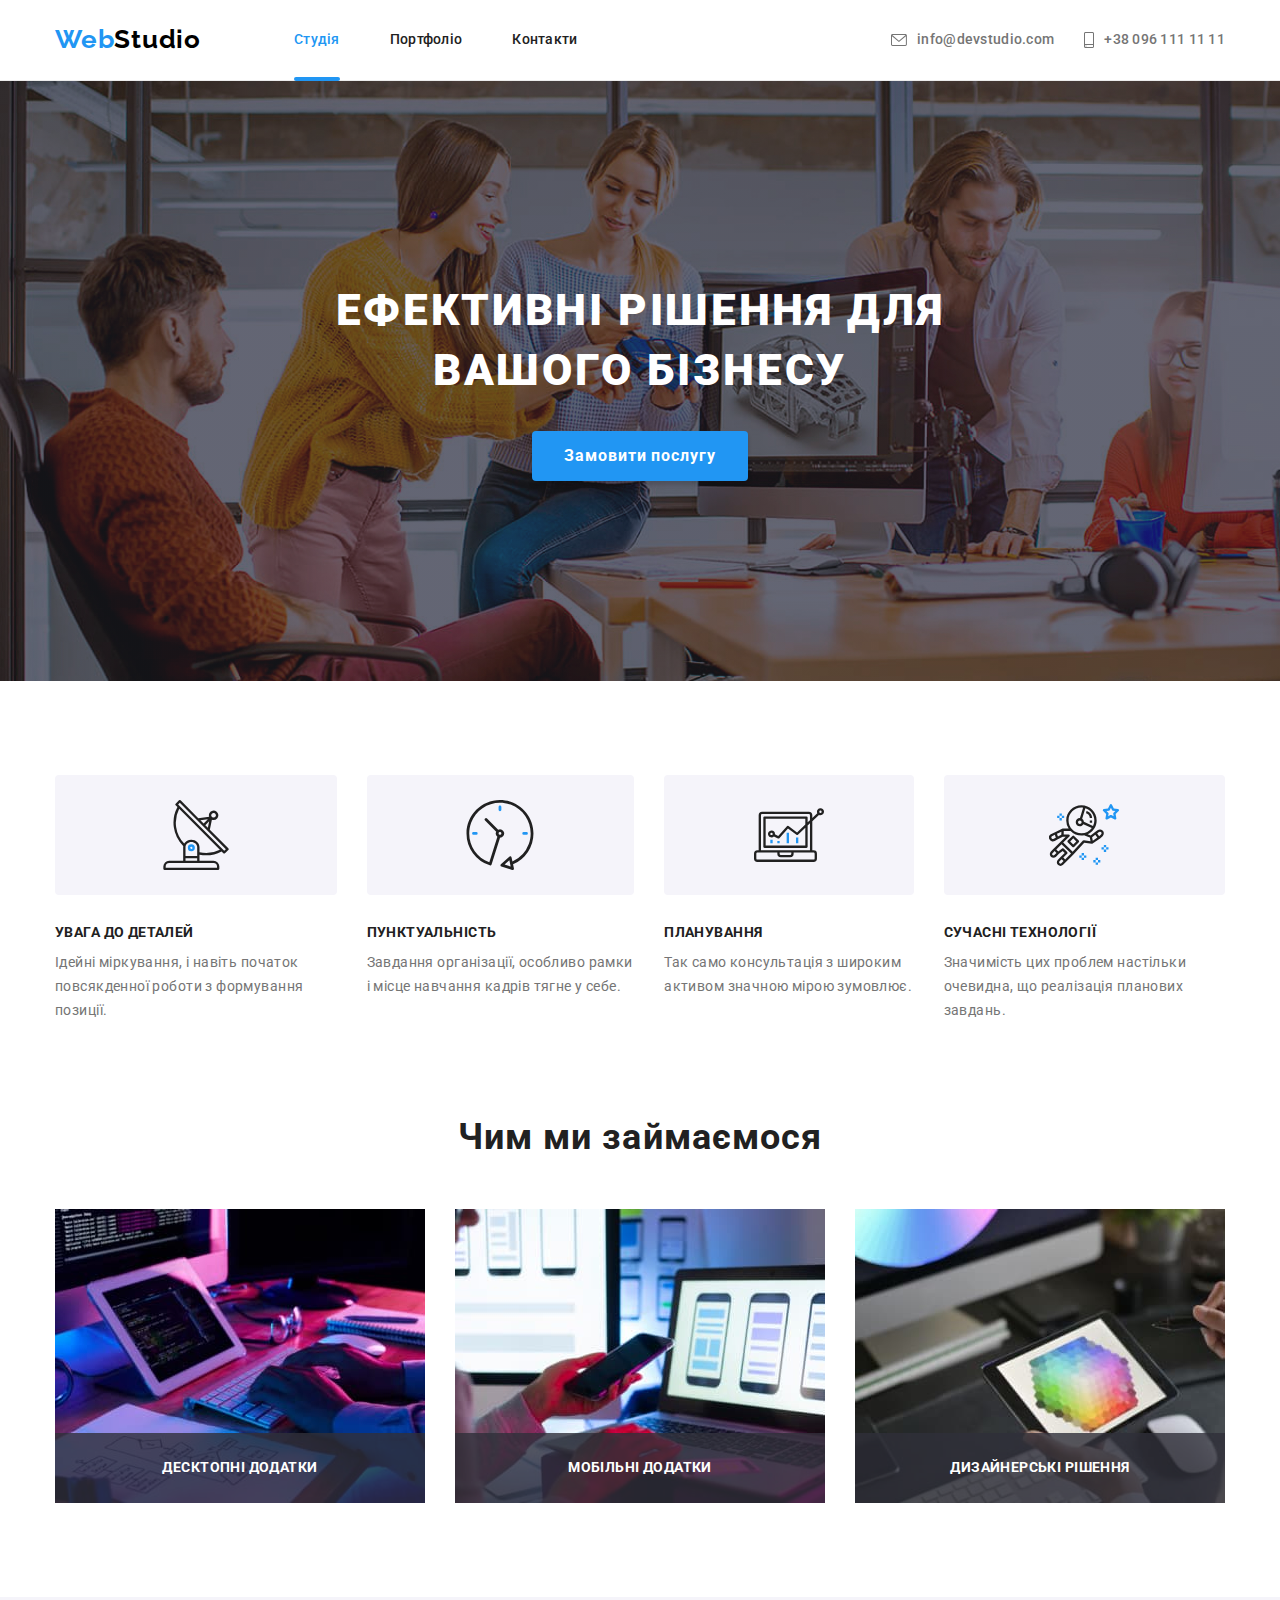
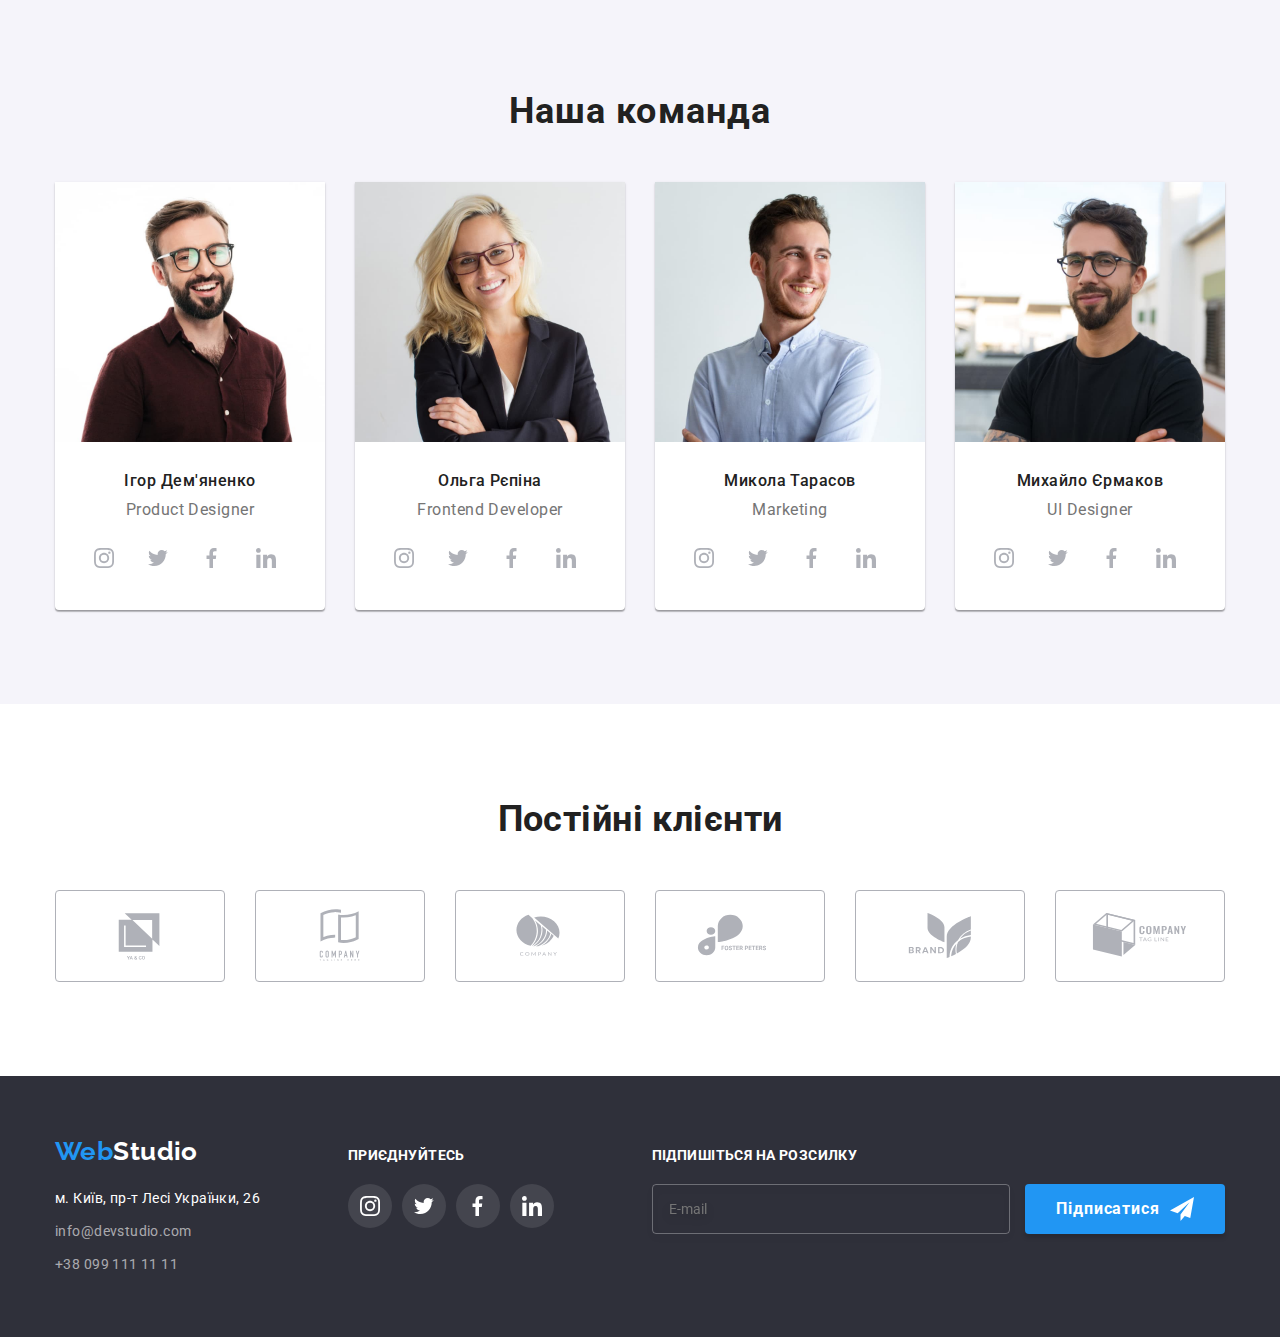
<file: index.html>
<!DOCTYPE html>
<html lang="uk">

<head>
  <meta charset="UTF-8">
  <meta http-equiv="X-UA-Compatible" content="IE=edge">
  <meta name="viewport" content="width=device-width, initial-scale=1.0">
  <title>goit-markup-hw-06</title>
  <link rel="preconnect" href="https://fonts.googleapis.com">
<link rel="preconnect" href="https://fonts.gstatic.com" crossorigin>
<link href="https://fonts.googleapis.com/css2?family=Montserrat:wght@400;700&family=Raleway:wght@700&family=Roboto:wght@400;500;700;900&display=swap" rel="stylesheet">
  <link rel="stylesheet" href="./css/styles.css">
</head>

<body>
  <header class="header">
    <div class="container">
    <div class="general-nav">
      <nav class="main-nav">
        <a href="./index.html" class="logo">
          Web<span class="logo-accent">Studio</span>
        </a>
        <ul class="site-nav" style="list-style: none;">
          <li class="item">
            <a href="./index.html" class="link current">Студія</a>
          </li>

          <li class="item">
            <a href="partfolio.html" class="link">Портфоліо</a>
          </li>

          <li class="item">
            <a href="" class="link">Контакти</a>
          </li>
        </ul>
      </nav>
      <ul class="link-contacts" style="list-style: none;">
        <li class="item">
      <a href="mailto:info@devstudio.com" class="address-item">
        <svg class="link-icon" width="16px" height="12px">
          <use href="./images/icons.svg#envelope"></use>
      </svg>
        info@devstudio.com
      </a>
        </li>
        <li class="item">
      <a href="tel:+380961111111" class="address-item">
        <svg class="link-icon" width="10" height="16">
          <use href="./images/icons.svg#smartphone"></use>
      </svg>
        +38 096 111 11 11
      </a>
      </li>
      </ul>
    </div>
    </div>
  </header>

  <main>
    <section class="hero overlay">
      <div class="container">
      <h1 class="hero-title">
    Ефективні рішення для <br>вашого бізнесу
      </h1>
      <button type="button" class="button-hero" data-modal-open>
        Замовити послугу
      </button>
      </div>
    </section>


    <section class="feature section">
      <div class="container">
      <h2 class="feature-title visually-hidden">Наші особливості</h2>
        <ul class="feature-list" style="list-style: none;">
          <li>
            <div class="feature-icon">
              <svg class="icon-antenna" width="70px" height="70px">
                  <use href="./images/icons.svg#antenna-1"></use>
              </svg>
          </div>
            <h3 class="our-skills">Увага до деталей</h3>
            <p class="skills">
              Ідейні міркування, і навіть початок повсякденної роботи з формування позиції.
            </p>
          </li>

          <li>
            <div class="feature-icon">
              <svg class="icon-clock" width="70px" height="70px">
                  <use href="./images/icons.svg#clock-1"></use>
              </svg>
          </div>
            <h3 class="our-skills">Пунктуальність</h3>
            <p class="skills">
              Завдання організації, особливо рамки і місце навчання кадрів тягне у себе.
            </p>
          </li>

          <li>
            <div class="feature-icon">
              <svg class="icon-diagram" width="70px" height="70px">
                  <use href="./images/icons.svg#diagram-1"></use>
              </svg>
          </div>
            <h3 class="our-skills">Планування</h3>
            <p class="skills">
              Так само консультація з широким активом значною мірою зумовлює.
            </p>
          </li>

          <li>
            <div class="feature-icon">
              <svg class="icon-astronaut" width="70px" height="70px">
                  <use href="./images/icons.svg#astronaut-1"></use>
              </svg>
          </div>
            <h3 class="our-skills">Сучасні технології</h3>
            <p class="skills">
              Значимість цих проблем настільки очевидна, що реалізація планових завдань.
            </p>
          </li>
        </ul>
      </div>
    </section>

    <section class="example section">
      <div class="container">
        <h2 class="doing">Чим ми займаємося</h2>
        <ul class="example-list" style="list-style: none;">
          <li class="subject-item">
            <img src="./images/1.jpg" alt="1" width="370" height="294" />
            <h3 class="subject-text">десктопні додатки</h3>
          </li>

          <li class="subject-item">
            <img src="./images/2.jpg" alt="2" width="370" height="294" />
            <h3 class="subject-text">мобільні додатки</h3>
          </li>

          <li class="subject-item">
            <img src="./images/3.jpg" alt="3" width="370" height="294" />
            <h3 class="subject-text">дизайнерські рішення</h3>
          </li>
        </ul>
      </div>
    </section>

    <section class="team section">
      <div class="container">
        <h2 class="our-command">Наша команда</h2>
        <ul class="team-list" style="list-style: none;">
          <li class="team-card">
              <img src="./images/Igor.jpg" alt="Product Designer Ігор Дем'яненко" width="270" />
            <div class="name-card">
              <h3 class="name">Ігор Дем'яненко</h3>
              <p class="position">Product Designer</p>
              <ul class="team-soclinks">
                <li class="social-infomation">                                             
                    <a class="social-link" href="">
                        <svg class="icon-social" width="20px" height="20px">
                            <use href="./images/icons.svg#instagram"></use>
                        </svg>
                    </a>
                    </li>
                <li class="social-infomation">                        
                    <a href="" class="social-link">
                        <svg class="icon-social" width="20px" height="20px">
                            <use href="./images/icons.svg#twitter"></use>
                        </svg>
                    </a>                        
                </li>
                <li class="social-infomation">                      
                    <a href="" class="social-link">
                        <svg class="icon-social" width="20px" height="20px">
                            <use href="./images/icons.svg#facebook"></use>
                        </svg>
                    </a>                       
                </li>
                <li class="social-infomation">                       
                    <a href="" class="social-link">
                        <svg class="icon-social" width="20px" height="20px">
                            <use href="./images/icons.svg#linkedin"></use>
                        </svg>
                    </a>                       
                </li>
        </ul>
            </div>
          </li>

          <li class="team-card">
              <img src="./images/Olha.jpg" alt="Frontend Developer Ольга Рєпіна" width="270" />
            <div class="name-card">
              <h3 class="name">Ольга Рєпіна</h3>
              <p class="position">Frontend Developer</p>
              <ul class="team-soclinks">
                <li class="social-infomation">                                             
                    <a class="social-link" href="">
                        <svg class="icon-social" width="20px" height="20px">
                            <use href="./images/icons.svg#instagram"></use>
                        </svg>
                    </a>
                    </li>
                <li class="social-infomation">                        
                    <a href="" class="social-link">
                        <svg class="icon-social" width="20px" height="20px">
                            <use href="./images/icons.svg#twitter"></use>
                        </svg>
                    </a>                        
                </li>
                <li class="social-infomation">                      
                    <a href="" class="social-link">
                        <svg class="icon-social" width="20px" height="20px">
                            <use href="./images/icons.svg#facebook"></use>
                        </svg>
                    </a>                       
                </li>
                <li class="social-infomation">                       
                    <a href="" class="social-link">
                        <svg class="icon-social" width="20px" height="20px">
                            <use href="./images/icons.svg#linkedin"></use>
                        </svg>
                    </a>                       
                </li>
        </ul>
            </div>
          </li>

          <li class="team-card">
              <img src="./images/Nicholas.jpg" alt="Marketing Микола Тарасов" width="270" />
            <div class="name-card">
              <h3 class="name">Микола Тарасов</h3>
              <p class="position">Marketing</p>
              <ul class="team-soclinks">
                <li class="social-infomation">                                             
                    <a class="social-link" href="">
                        <svg class="icon-social" width="20px" height="20px">
                            <use href="./images/icons.svg#instagram"></use>
                        </svg>
                    </a>
                    </li>
                <li class="social-infomation">                        
                    <a href="" class="social-link">
                        <svg class="icon-social" width="20px" height="20px">
                            <use href="./images/icons.svg#twitter"></use>
                        </svg>
                    </a>                        
                </li>
                <li class="social-infomation">                      
                    <a href="" class="social-link">
                        <svg class="icon-social" width="20px" height="20px">
                            <use href="./images/icons.svg#facebook"></use>
                        </svg>
                    </a>                       
                </li>
                <li class="social-infomation">                       
                    <a href="" class="social-link">
                        <svg class="icon-social" width="20px" height="20px">
                            <use href="./images/icons.svg#linkedin"></use>
                        </svg>
                    </a>                       
                </li>
        </ul>
              </div>
          </li>

          <li class="team-card">
              <img src="./images/Michael.jpg" alt="UI Designer Михайло Єрмаков" width="270" />
            <div class="name-card">
              <h3 class="name">Михайло Єрмаков</h3>
              <p class="position">UI Designer</p>
              <ul class="team-soclinks">
                <li class="social-infomation">                                             
                    <a class="social-link" href="">
                        <svg class="icon-social" width="20px" height="20px">
                            <use href="./images/icons.svg#instagram"></use>
                        </svg>
                    </a>
                    </li>
                <li class="social-infomation">                        
                    <a href="" class="social-link">
                        <svg class="icon-social" width="20px" height="20px">
                            <use href="./images/icons.svg#twitter"></use>
                        </svg>
                    </a>                        
                </li>
                <li class="social-infomation">                      
                    <a href="" class="social-link">
                        <svg class="icon-social" width="20px" height="20px">
                            <use href="./images/icons.svg#facebook"></use>
                        </svg>
                    </a>                       
                </li>
                <li class="social-infomation">                       
                    <a href="" class="social-link">
                        <svg class="icon-social" width="20px" height="20px">
                            <use href="./images/icons.svg#linkedin"></use>
                        </svg>
                    </a>                       
                </li>
        </ul>
            </div>
          </li>
        </ul>
      </div>
    </section>

    <section class="clients section">
       <div class="container">
         <h2 class="clients-title">Постійні клієнти</h2>
         <ul class="clients-list">
            <li class="clients-item">
              <a href="" class="clients-link">
                <svg class="clients-icon" width="106px" height="60px">
                    <use href="./images/icons.svg#Logo-1"></use>

                </svg>
            </a>
            </li>
            <li class="clients-item">
              <a href="" class="clients-link">
                <svg class="clients-icon" width="106px" height="60px">
                    <use href="./images/icons.svg#Logo-2"></use>

                </svg>
            </a>
            </li>
            <li class="clients-item">
              <a href="" class="clients-link">
                <svg class="clients-icon" width="106px" height="60px">
                    <use href="./images/icons.svg#Logo-3"></use>

                </svg>
            </a>
            </li>
            <li class="clients-item">
              <a href="" class="clients-link">
                <svg class="clients-icon" width="106px" height="60px">
                    <use href="./images/icons.svg#Logo-4"></use>

                </svg>
            </a>
            </li>
            <li class="clients-item">
              <a href="" class="clients-link">
                <svg class="clients-icon" width="106px" height="60px">
                    <use href="./images/icons.svg#Logo-5"></use>

                </svg>
            </a>
            </li>
            <li class="clients-item">
              <a href="" class="clients-link">
                <svg class="clients-icon" width="106px" height="60px">
                    <use href="./images/icons.svg#Logo-6"></use>

                </svg>
            </a>
            </li>
         </ul>
       </div>
    </section>

  </main>

  <footer class="footer">
    <div class="container">
      <div class="footer-address">
        <a href="./index.html" class="logo-footer">
          Web<span class="logo-accent2">Studio</span>
        </a>
        <address>
          <ul class="footer-contacts" style="list-style: none;">
            <li>
          <a class="footer-adress"  href="https://goo.gl/maps/3aquBBFfu6E2QgFt6" target="blanc">
            м. Київ, пр-т Лесі Українки, 26
          </a>
            </li>
             <li class="adress-contact">
            <a href="mailto:info@example.com" class="link-contact">
            info@devstudio.com
          </a>
           </li>
           <li class="adress-contact">
          <a href="tel:+380991111111" class="link-contact">
            +38 099 111 11 11
          </a>
          </li>
          </ul>
        </address>
      </div>
      <div class="footer-join">
        <p class="join">приєднуйтесь</p>

       <ul class="footer-soclinks">
         <li class="fs-item">
            <a href="" class="link-social">
              <svg class="icon-social" width="20px" height="20px">
                  <use href="./images/icons.svg#instagram"></use>
              </svg>
            </a>            
         </li>
         <li class="fs-item">
           <a href="" class="link-social">
              <svg class="icon-social" width="20px" height="20px">
                  <use href="./images/icons.svg#twitter"></use>
              </svg>
          </a>              
        </li>
        <li class="fs-item">
           <a href="" class="link-social">
              <svg class="icon-social" width="20px" height="20px">
                  <use href="./images/icons.svg#facebook"></use>
              </svg>
          </a>             
      </li>
      <li class="fs-item">
          <a href="" class="link-social">
              <svg class="icon-social" width="20px" height="20px">
                  <use href="./images/icons.svg#linkedin"></use>
              </svg>
          </a>            
      </li>
    </ul>
   </div>
   
   <div class="footer-join">
    <p class="join">Підпишіться на розсилку</p>
    <form class="mail">
      <label class="mail-field">
        <input type="email" name="mail" class="mail-input" placeholder="E-mail">
      </label>
      <button type="submit" class="button submit">
       Підписатися
        <svg class="submit-icon" width="24" height="24">
          <use href="./images/icons.svg#icon-send"></use>
        </svg>
      </button>
    </form>
  </div>

    </div>
  </footer>

  <div class="backdrop is-hidden" data-modal>
    <div class="modal">
        <button class="modal-exit" data-modal-close>
            <svg class="exit-icon" width="11" height="11">
                <use href="./images/icons.svg#cross"></use>
            </svg>
        </button>
        <p class="modal-text">Залиште свої дані, ми вам передзвонимо</p>
        <form>
          <label class="form-field">
            <span class="form-label">Ім'я</span>
            <input type="text" class="form-input" name="name" placeholder=" "> 
            <svg class="icon" width="12" height="12">
              <use href="./images/icons.svg#Person"></use>
            </svg>
          </label>
          <label class="form-field">
            <span class="form-label">Телефон</span>
            <input type="tel" class="form-input" name="phone" placeholder=" "> 
            <svg class="icon" width="13" height="13">
              <use href="./images/icons.svg#Phone2"></use>
            </svg>
          </label>
          <label class="form-field">
            <span class="form-label">Пошта</span>
            <input type="email" class="form-input" name="email" placeholder=" "> 
            <svg class="icon" width="15" height="12">
              <use href="./images/icons.svg#Email"></use>
            </svg>
          </label>
          <label class="form-field coment">
            <span class="form-label">Коментар</span>
            <textarea name="coment" rows="6" type="text" class="form-input coment-input" placeholder="Введіть текст"></textarea> 
          </label>
          <div class="modal-box">
            <div role="group" class="contract">
              <label class="contract-field">
                Погоджуюся з розсилкою та приймаю <a href="" class="contract-link">Умови договору</a>
                <input type="checkbox" name="checkbox" value="contract" class="checkbox visually-hidden">
                <span class="checkbox-icon"></span>
              </label>
            </div>
            <button type="submit" class="button">Відправити</button>
          </div>
        </form>
    </div>
</div>
<script src="./js/modal.js"></script>

</body>

</html>
</file>
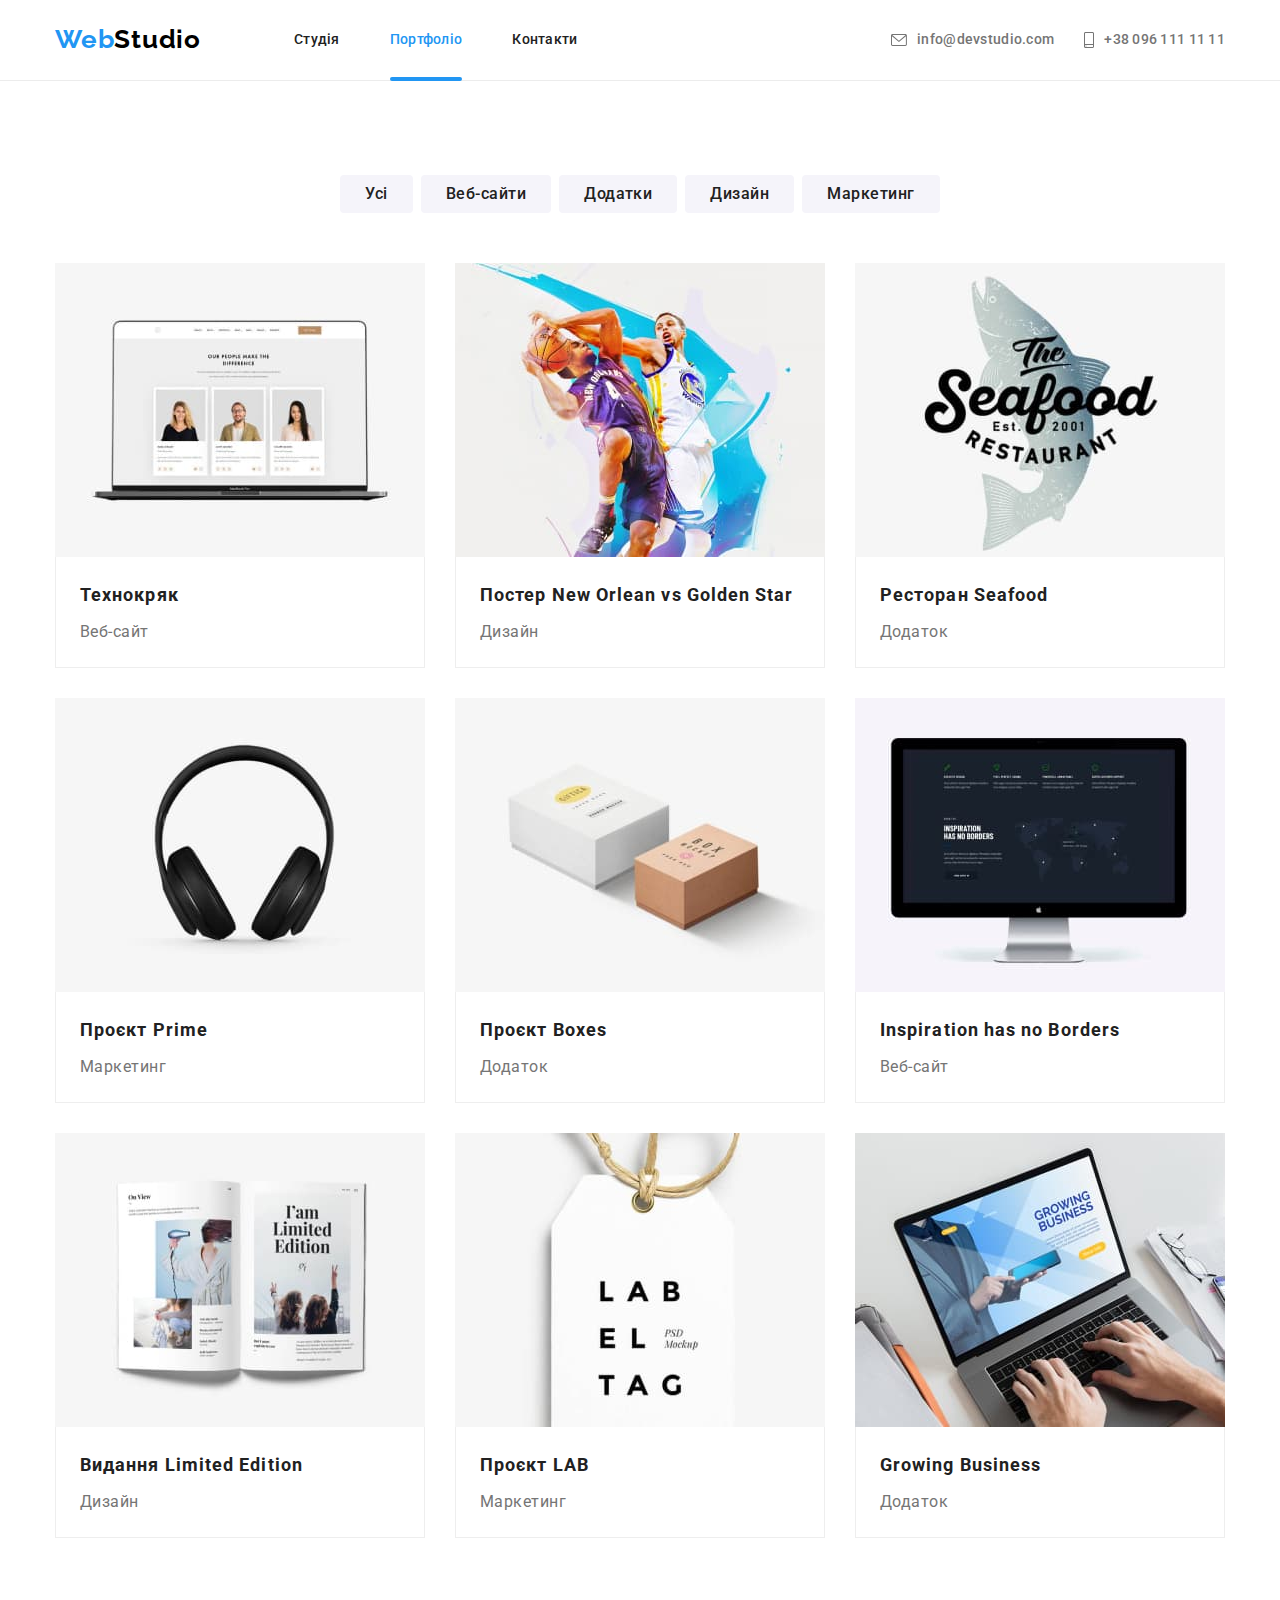
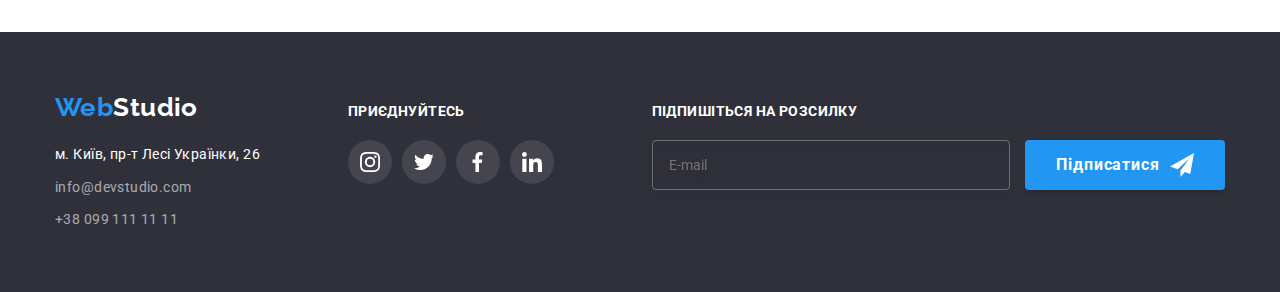
<file: partfolio.html>
<!DOCTYPE html>
<html lang="uk">

<head>
  <meta charset="UTF-8">
  <meta http-equiv="X-UA-Compatible" content="IE=edge">
  <meta name="viewport" content="width=device-width, initial-scale=1.0">
  <title>goit-markup-hw-06</title>
  <link rel="preconnect" href="https://fonts.googleapis.com">
<link rel="preconnect" href="https://fonts.gstatic.com" crossorigin>
<link href="https://fonts.googleapis.com/css2?family=Montserrat:wght@400;700&family=Raleway:wght@700&family=Roboto:wght@400;500;700;900&display=swap" rel="stylesheet">
  <link rel="stylesheet" href="./css/styles.css">
</head>

<body>
  <header class="header">
    <div class="container">
    <div class="general-nav">
      <nav class="main-nav">
        <a href="./index.html" class="logo">
          Web<span class="logo-accent">Studio</span>
        </a>
        <ul class="site-nav" style="list-style: none;">
          <li class="item">
            <a href="./index.html" class="link">Студія</a>
          </li>

          <li class="item">
            <a href="partfolio.html" class="link current">Портфоліо</a>
          </li>

          <li class="item">
            <a href="" class="link">Контакти</a>
          </li>
        </ul>
      </nav>
      <ul class="link-contacts" style="list-style: none;">
        <li class="item">
      <a href="mailto:info@devstudio.com" class="address-item">
        <svg class="link-icon" width="16px" height="12px">
          <use href="./images/icons.svg#envelope"></use>
      </svg>
        info@devstudio.com
      </a>
        </li>
        <li class="item">
      <a href="tel:+380961111111" class="address-item">
        <svg class="link-icon" width="10" height="16">
          <use href="./images/icons.svg#smartphone"></use>
      </svg>
        +38 096 111 11 11
      </a>
      </li>
      </ul>
    </div>
    </div>
  </header>

  <main>
    <section class="portfolio section">
      <div class="container">
      <h1 class="portfolio-title visually-hidden">Партфоліо</h1>
    <ul class="filter">
        <li class="button2"><button class="btn-p" type="button">Усі</button></li>
        <li class="button2"><button class="btn-p" type="button">Веб-сайти</button></li>
        <li class="button2"><button class="btn-p" type="button">Додатки</button></li>
        <li class="button2"><button class="btn-p" type="button">Дизайн</button></li>
        <li class="button2"><button class="btn-p" type="button">Маркетинг</button></li>
    </ul>
 <div>
    <ul class="portfolio-list">
        <li class="portfolio-card">
          <a href="#" class="card">
            <div class="portfolio-img">
            <img src="./images/tehnokryck.jpg" alt="Технокряк" width="370">
            <p class="project-text">Ресурс пропонує комплексні пропозиції з різним рівнем функціоналу та сервісів. Все це дозволить
              відвідувачу отримати вичерпні відомості про компанію чи приватну особу.</p>
            </div>
            <div class="portfolio-card-description">
            <h2 class="title">Технокряк</h2>
            <p class="item">Веб-сайт</p>
            </div>
          </a>
        </li>
        <li class="portfolio-card">
          <a href="#" class="card">
            <div class="portfolio-img">
            <img src="./images/novsgs.jpg" alt="Постер New Orlean vs Golden Star" width="370">
            <p class="project-text">Ресурс пропонує комплексні пропозиції з різним рівнем функціоналу та сервісів. Все це дозволить
              відвідувачу отримати вичерпні відомості про компанію чи приватну особу.</p>
            </div>
            <div class="portfolio-card-description">
            <h2 class="title">Постер New Orlean vs Golden Star</h2>
            <p class="item">Дизайн</p>
            </div>
        </a>
        </li>
        <li class="portfolio-card">
          <a href="#" class="card">
            <div class="portfolio-img">
            <img src="./images/seafood.jpg" alt="Ресторан Seafood" width="370">
            <p class="project-text">Ресурс пропонує комплексні пропозиції з різним рівнем функціоналу та сервісів. Все це дозволить
              відвідувачу отримати вичерпні відомості про компанію чи приватну особу.</p>
            </div>
            <div class="portfolio-card-description">
            <h2 class="title">Ресторан Seafood</h2>
            <p class="item">Додаток</p>
            </div>
        </a>
        </li>
        <li class="portfolio-card">
          <a href="#" class="card">
            <div class="portfolio-img">
            <img src="./images/prime.jpg" alt="Проект Prime" width="370">
            <p class="project-text">Ресурс пропонує комплексні пропозиції з різним рівнем функціоналу та сервісів. Все це дозволить
              відвідувачу отримати вичерпні відомості про компанію чи приватну особу.</p>
            </div>
            <div class="portfolio-card-description">
            <h2 class="title">Проєкт Prime</h2>
            <p class="item">Маркетинг</p>
            </div>
        </a>
        </li>
        <li class="portfolio-card">
          <a href="#" class="card">
            <div class="portfolio-img">
            <img src="./images/boxes.jpg" alt="Проект Boxes" width="370">
            <p class="project-text">Ресурс пропонує комплексні пропозиції з різним рівнем функціоналу та сервісів. Все це дозволить
              відвідувачу отримати вичерпні відомості про компанію чи приватну особу.</p>
            </div>
            <div class="portfolio-card-description">
            <h2 class="title">Проєкт Boxes</h2>
            <p class="item">Додаток</p>
            </div>
        </a>
        </li>
        <li class="portfolio-card">
          <a href="#" class="card">
            <div class="portfolio-img">
            <img src="./images/inspiration.jpg" alt="Inspiration has no Borders" width="370">
            <p class="project-text">Ресурс пропонує комплексні пропозиції з різним рівнем функціоналу та сервісів. Все це дозволить
              відвідувачу отримати вичерпні відомості про компанію чи приватну особу.</p>
            </div>
            <div class="portfolio-card-description">
            <h2 class="title">Inspiration has no Borders</h2>
            <p class="item">Веб-сайт</p>
            </div>
        </a>
        </li>
        <li class="portfolio-card">
          <a href="#" class="card">
            <div class="portfolio-img">
            <img src="./images/limed.jpg" alt="Издание Limited Edition" width="370">
            <p class="project-text">Ресурс пропонує комплексні пропозиції з різним рівнем функціоналу та сервісів. Все це дозволить
              відвідувачу отримати вичерпні відомості про компанію чи приватну особу.</p>
            </div>
            <div class="portfolio-card-description">
            <h2 class="title">Видання Limited Edition</h2>
            <p class="item">Дизайн</p>
            </div>
        </a>
        </li>
        <li class="portfolio-card">
          <a href="#" class="card">
            <div class="portfolio-img">
            <img src="./images/lab.jpg" alt="Проект LAB" width="370">
            <p class="project-text">Ресурс пропонує комплексні пропозиції з різним рівнем функціоналу та сервісів. Все це дозволить
              відвідувачу отримати вичерпні відомості про компанію чи приватну особу.</p>
            </div>
            <div class="portfolio-card-description">
            <h2 class="title">Проєкт LAB</h2>
            <p class="item">Маркетинг</p>
            </div>
        </a>
        </li>
        <li class="portfolio-card">
          <a href="#" class="card">
            <div class="portfolio-img">
            <img src="./images/growing.jpg" alt="Growing Business" width="370">
            <p class="project-text">Ресурс пропонує комплексні пропозиції з різним рівнем функціоналу та сервісів. Все це дозволить
              відвідувачу отримати вичерпні відомості про компанію чи приватну особу.</p>
            </div>
            <div class="portfolio-card-description">
            <h2 class="title">Growing Business</h2>
            <p class="item">Додаток</p>
            </div>
        </a>
        </li>
    </ul>
    </div>
    </div>
</section>
</main>

  <footer class="footer">
    <div class="container">
      <div class="footer-address">
        <a href="./index.html" class="logo-footer">
          Web<span class="logo-accent2">Studio</span>
        </a>
        <address>
          <ul class="footer-contacts" style="list-style: none;">
            <li>
          <a class="footer-adress"  href="https://goo.gl/maps/3aquBBFfu6E2QgFt6" target="blanc">
            м. Київ, пр-т Лесі Українки, 26
          </a>
            </li>
             <li class="adress-contact">
            <a href="mailto:info@example.com" class="link-contact">
            info@devstudio.com
          </a>
           </li>
           <li class="adress-contact">
          <a href="tel:+380991111111" class="link-contact">
            +38 099 111 11 11
          </a>
          </li>
          </ul>
        </address>
      </div>
      <div class="footer-join">
        <p class="join">приєднуйтесь</p>

       <ul class="footer-soclinks">
         <li class="fs-item">
            <a href="" class="link-social">    
              <svg class="icon-social" width="20px" height="20px">
                  <use href="./images/icons.svg#instagram"></use>
              </svg>
            </a>            
         </li>
         <li class="fs-item">
           <a href="" class="link-social">
              <svg class="icon-social" width="20px" height="20px">
                  <use href="./images/icons.svg#twitter"></use>
              </svg>
          </a>              
        </li>
        <li class="fs-item">
           <a href="" class="link-social">
              <svg class="icon-social" width="20px" height="20px">
                  <use href="./images/icons.svg#facebook"></use>
              </svg>
          </a>             
      </li>
      <li class="fs-item">
          <a href="" class="link-social">
              <svg class="icon-social" width="20px" height="20px">
                  <use href="./images/icons.svg#linkedin"></use>
              </svg>
          </a>            
      </li>
    </ul>
   </div>

   <div class="footer-join">
    <p class="join">Підпишіться на розсилку</p>
    <form class="mail">
      <label class="mail-field">
        <input type="email" name="mail" class="mail-input" placeholder="E-mail">
      </label>
      <button type="submit" class="button submit">       
          Підписатися
        <svg class="submit-icon" width="24" height="24">
          <use href="./images/icons.svg#icon-send"></use>
        </svg>
      </button>
    </form>
  </div>

    </div>
  </footer>
</body>

</html>
</file>
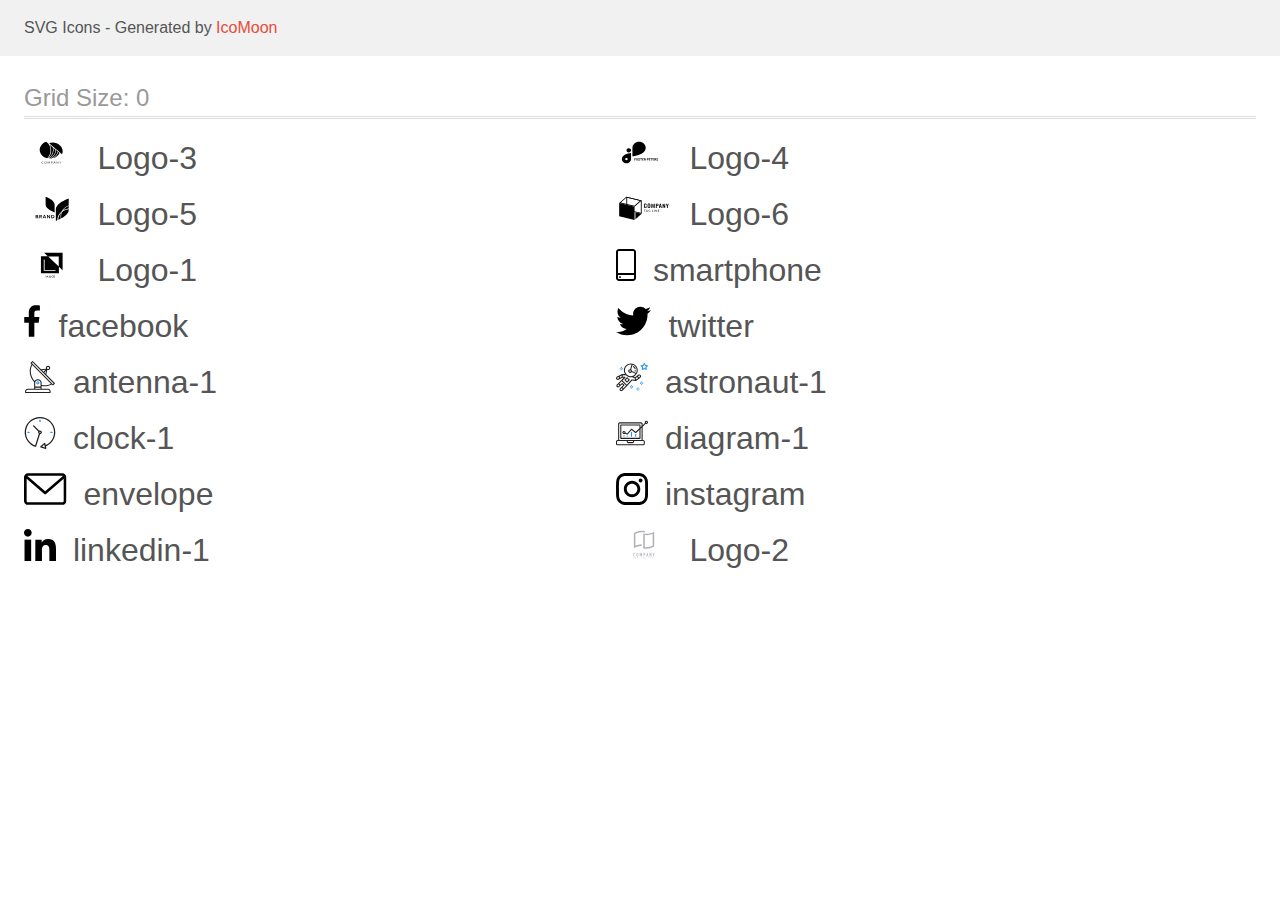
<file: images/icons/icomoon/demo.html>
<!doctype html>
<html>
<head>
    <title>IcoMoon - SVG Icons</title>
    <meta charset="utf-8">
    <meta name="viewport" content="width=device-width, initial-scale=1">
    <link rel="stylesheet" href="demo-files/demo.css">
    <link rel="stylesheet" href="style.css">
</head>
<body>
<svg aria-hidden="true" style="position: absolute; width: 0; height: 0; overflow: hidden;" version="1.1" xmlns="http://www.w3.org/2000/svg" xmlns:xlink="http://www.w3.org/1999/xlink">
<defs>
<symbol id="Logo-3" viewBox="0 0 57 32">
<path d="M19.417 26.187c0.008 0 0.017 0.002 0.025 0.005s0.015 0.007 0.020 0.013l0.116 0.111c-0.090 0.090-0.202 0.162-0.327 0.211-0.147 0.053-0.305 0.079-0.464 0.076-0.149 0.003-0.298-0.021-0.436-0.071-0.125-0.045-0.237-0.113-0.329-0.2-0.094-0.089-0.166-0.194-0.212-0.308-0.051-0.127-0.076-0.261-0.074-0.396-0.002-0.135 0.025-0.27 0.080-0.397 0.051-0.115 0.127-0.22 0.225-0.308 0.099-0.087 0.218-0.155 0.349-0.201 0.143-0.048 0.296-0.072 0.449-0.071 0.143-0.003 0.285 0.019 0.417 0.064 0.115 0.043 0.221 0.104 0.313 0.178l-0.097 0.119c-0.007 0.008-0.015 0.016-0.025 0.021-0.012 0.007-0.025 0.010-0.039 0.009-0.015-0.001-0.030-0.005-0.042-0.013l-0.052-0.032-0.073-0.040c-0.031-0.015-0.064-0.028-0.097-0.039-0.043-0.013-0.087-0.024-0.132-0.032-0.057-0.009-0.115-0.013-0.173-0.013-0.111-0.001-0.22 0.017-0.323 0.053-0.096 0.034-0.182 0.084-0.253 0.149-0.073 0.069-0.128 0.15-0.164 0.238-0.041 0.101-0.061 0.207-0.060 0.313-0.002 0.108 0.018 0.216 0.060 0.318 0.035 0.087 0.090 0.167 0.161 0.236 0.067 0.064 0.149 0.114 0.241 0.147 0.095 0.034 0.197 0.051 0.3 0.050 0.059 0.001 0.119-0.003 0.177-0.010 0.096-0.010 0.188-0.039 0.269-0.085 0.041-0.023 0.079-0.049 0.115-0.078 0.015-0.012 0.035-0.020 0.055-0.020z"></path>
<path d="M22.776 25.629c0.002 0.134-0.025 0.267-0.078 0.393-0.047 0.114-0.122 0.218-0.219 0.305s-0.214 0.155-0.344 0.2c-0.285 0.094-0.599 0.094-0.884 0-0.129-0.046-0.245-0.114-0.342-0.201-0.097-0.089-0.172-0.194-0.221-0.308-0.105-0.255-0.105-0.533 0-0.787 0.050-0.115 0.125-0.22 0.221-0.31 0.097-0.084 0.214-0.15 0.342-0.193 0.284-0.096 0.6-0.096 0.884 0 0.129 0.046 0.246 0.114 0.343 0.201 0.096 0.088 0.17 0.191 0.22 0.304 0.054 0.127 0.080 0.261 0.078 0.395zM22.47 25.629c0.002-0.107-0.016-0.214-0.055-0.316-0.033-0.087-0.086-0.168-0.156-0.236-0.068-0.065-0.152-0.116-0.246-0.149-0.207-0.069-0.436-0.069-0.643 0-0.094 0.033-0.178 0.084-0.246 0.149-0.071 0.068-0.125 0.149-0.157 0.236-0.074 0.206-0.074 0.426 0 0.632 0.033 0.087 0.086 0.168 0.157 0.236 0.068 0.065 0.152 0.115 0.246 0.148 0.207 0.067 0.435 0.067 0.643 0 0.093-0.033 0.177-0.083 0.246-0.148 0.070-0.069 0.123-0.149 0.156-0.236 0.039-0.102 0.058-0.209 0.055-0.316z"></path>
<path d="M25.067 25.96l0.030 0.071c0.012-0.025 0.022-0.048 0.033-0.071 0.011-0.024 0.024-0.047 0.038-0.070l0.743-1.174c0.015-0.020 0.028-0.033 0.042-0.037 0.020-0.005 0.040-0.007 0.061-0.006h0.22v1.909h-0.26v-1.404c0-0.018 0-0.038 0-0.059-0.001-0.022-0.001-0.044 0-0.066l-0.747 1.19c-0.009 0.018-0.025 0.033-0.044 0.043s-0.041 0.016-0.064 0.016h-0.042c-0.023 0-0.045-0.005-0.064-0.016s-0.034-0.026-0.044-0.044l-0.769-1.198c0 0.023 0 0.046 0 0.068s0 0.043 0 0.061v1.404h-0.252v-1.905h0.22c0.021-0.001 0.041 0.001 0.061 0.006 0.018 0.008 0.032 0.021 0.041 0.037l0.759 1.175c0.015 0.022 0.028 0.045 0.038 0.068z"></path>
<path d="M27.864 25.865v0.715h-0.291v-1.906h0.649c0.122-0.002 0.244 0.012 0.362 0.042 0.094 0.023 0.181 0.064 0.256 0.119 0.065 0.052 0.114 0.116 0.145 0.187 0.034 0.078 0.051 0.161 0.049 0.244 0.001 0.084-0.017 0.167-0.054 0.244-0.035 0.073-0.089 0.138-0.157 0.191-0.075 0.057-0.162 0.1-0.257 0.126-0.113 0.031-0.232 0.046-0.35 0.044l-0.352-0.005zM27.864 25.66h0.352c0.076 0.001 0.153-0.009 0.225-0.029 0.060-0.018 0.115-0.046 0.163-0.082 0.044-0.035 0.078-0.078 0.099-0.126 0.024-0.051 0.036-0.105 0.035-0.16 0.003-0.053-0.007-0.106-0.029-0.155s-0.057-0.094-0.102-0.13c-0.111-0.075-0.251-0.112-0.391-0.102h-0.352v0.786z"></path>
<path d="M31.772 26.583h-0.23c-0.023 0.001-0.046-0.006-0.064-0.018-0.017-0.012-0.029-0.027-0.038-0.044l-0.198-0.461h-0.993l-0.205 0.461c-0.008 0.017-0.020 0.032-0.036 0.043-0.018 0.013-0.042 0.020-0.065 0.019h-0.23l0.872-1.909h0.302l0.884 1.909zM30.333 25.874h0.82l-0.346-0.777c-0.026-0.058-0.048-0.118-0.065-0.179l-0.034 0.1c-0.010 0.030-0.022 0.058-0.032 0.081l-0.343 0.776z"></path>
<path d="M33.029 24.682c0.017 0.008 0.032 0.020 0.044 0.034l1.272 1.439c0-0.023 0-0.046 0-0.067s0-0.043 0-0.063v-1.352h0.26v1.909h-0.145c-0.021 0.001-0.041-0.003-0.060-0.011-0.018-0.009-0.034-0.021-0.047-0.035l-1.271-1.438c0.001 0.022 0.001 0.044 0 0.066 0 0.021 0 0.040 0 0.058v1.361h-0.26v-1.909h0.154c0.018-0 0.036 0.003 0.052 0.009z"></path>
<path d="M36.748 25.823v0.758h-0.291v-0.758l-0.804-1.15h0.26c0.022-0.001 0.045 0.005 0.063 0.016 0.016 0.012 0.029 0.027 0.039 0.043l0.503 0.742c0.020 0.032 0.038 0.061 0.052 0.088s0.026 0.054 0.036 0.081l0.038-0.082c0.014-0.030 0.031-0.059 0.049-0.087l0.496-0.747c0.010-0.015 0.023-0.028 0.038-0.040 0.017-0.013 0.040-0.020 0.063-0.019h0.263l-0.806 1.155z"></path>
<path d="M24.923 21.47c0.127 0.014 0.255 0.025 0.384 0.035 1.962-0.763 3.622-2.011 4.772-3.588s1.74-3.415 1.695-5.282l-2.162-1.879c0.44 1.988 0.234 4.043-0.594 5.935s-2.245 3.547-4.094 4.779z"></path>
<path d="M24.151 21.383l0.058 0.010c1.975-1.228 3.482-2.942 4.323-4.921s0.981-4.133 0.4-6.181l-3.080-2.676c1.246 2.2 1.747 4.661 1.446 7.098s-1.393 4.75-3.147 6.67z"></path>
<path d="M34.596 14.841c-0.523 2.052-1.794 3.902-3.624 5.276-0.534 0.404-1.111 0.763-1.722 1.074 1.49-0.38 2.859-1.053 4.003-1.966s2.030-2.042 2.592-3.3l-1.249-1.084z"></path>
<path d="M34.106 14.539l-1.778-1.545c-0.034 1.762-0.61 3.483-1.669 4.986s-2.562 2.731-4.352 3.559h0.009c0.399-0 0.798-0.021 1.194-0.062 1.673-0.593 3.151-1.537 4.303-2.748s1.94-2.65 2.295-4.189z"></path>
<path d="M24.409 6.486l-2.122-1.846c-1.897 0.637-3.528 1.756-4.68 3.212s-1.772 3.179-1.778 4.946v0c0.007 1.952 0.763 3.846 2.149 5.383s3.322 2.628 5.501 3.101c1.946-2.060 3.085-4.605 3.252-7.266s-0.647-5.299-2.323-7.53z"></path>
<path d="M39.008 14.255c-0.008-2.316-1.070-4.535-2.955-6.173s-4.439-2.561-7.105-2.567c-1.232-0.001-2.453 0.196-3.602 0.582l12.99 11.286c0.445-0.998 0.673-2.058 0.672-3.128z"></path>
</symbol>
<symbol id="Logo-4" viewBox="0 0 57 32">
<path d="M12.878 11.255h-0.002c-1.279 0-2.316 0.921-2.316 2.058v0.001c0 1.137 1.037 2.058 2.316 2.058h0.002c1.279 0 2.316-0.921 2.316-2.058v-0.001c0-1.137-1.037-2.058-2.316-2.058z"></path>
<path d="M29.971 10.597c-0.004-1.579-0.711-3.092-1.967-4.208s-2.958-1.745-4.735-1.749v0c-1.777 0.003-3.48 0.631-4.737 1.748s-1.964 2.63-1.968 4.209v8.706c0 0 13.405-1.327 13.406-8.704v-0.001z"></path>
<path d="M5.867 22.16c0.003 1.098 0.496 2.151 1.369 2.928s2.058 1.215 3.294 1.218c1.236-0.003 2.42-0.441 3.294-1.218s1.366-1.829 1.37-2.927v-6.057c0 0-9.327 0.924-9.327 6.056zM10.53 23.245c-0.242 0-0.478-0.064-0.678-0.183s-0.357-0.289-0.45-0.487c-0.092-0.198-0.117-0.417-0.069-0.627s0.163-0.404 0.334-0.556c0.171-0.152 0.388-0.255 0.625-0.297s0.482-0.020 0.706 0.062c0.223 0.082 0.414 0.221 0.548 0.4s0.206 0.388 0.206 0.603c0.001 0.143-0.031 0.284-0.092 0.417s-0.151 0.252-0.264 0.353c-0.114 0.101-0.248 0.182-0.397 0.236s-0.308 0.083-0.468 0.083v-0.004z"></path>
<path d="M19.956 22.647h-0.9v0.93h-0.469v-2.275h1.481v0.38h-1.012v0.588h0.9v0.378zM22.209 22.491c0 0.224-0.040 0.42-0.119 0.589s-0.193 0.299-0.341 0.391c-0.147 0.092-0.316 0.137-0.506 0.137-0.189 0-0.357-0.045-0.505-0.136s-0.262-0.22-0.344-0.387c-0.081-0.169-0.122-0.363-0.123-0.581v-0.112c0-0.224 0.040-0.421 0.12-0.591 0.081-0.171 0.195-0.302 0.342-0.392 0.148-0.092 0.317-0.137 0.506-0.137s0.358 0.046 0.505 0.137c0.148 0.091 0.262 0.221 0.342 0.392 0.081 0.17 0.122 0.366 0.122 0.589v0.102zM21.734 22.388c0-0.238-0.043-0.42-0.128-0.544s-0.207-0.186-0.366-0.186c-0.157 0-0.279 0.061-0.364 0.184-0.085 0.122-0.129 0.301-0.13 0.538v0.111c0 0.232 0.043 0.412 0.128 0.541s0.208 0.192 0.369 0.192c0.157 0 0.278-0.061 0.363-0.184 0.084-0.124 0.127-0.304 0.128-0.541v-0.111zM23.73 22.98c0-0.089-0.031-0.156-0.094-0.203-0.063-0.048-0.175-0.098-0.337-0.15-0.163-0.053-0.291-0.105-0.386-0.156-0.258-0.14-0.387-0.328-0.387-0.564 0-0.123 0.034-0.232 0.103-0.328 0.070-0.097 0.169-0.172 0.298-0.227 0.13-0.054 0.276-0.081 0.438-0.081 0.163 0 0.307 0.030 0.434 0.089 0.127 0.058 0.226 0.141 0.295 0.248s0.106 0.229 0.106 0.366h-0.469c0-0.104-0.033-0.185-0.098-0.242s-0.158-0.087-0.277-0.087c-0.115 0-0.204 0.024-0.267 0.073-0.064 0.048-0.095 0.111-0.095 0.191 0 0.074 0.037 0.136 0.111 0.186 0.075 0.050 0.185 0.097 0.33 0.141 0.267 0.080 0.461 0.18 0.583 0.298s0.183 0.267 0.183 0.444c0 0.197-0.075 0.352-0.223 0.464-0.149 0.111-0.349 0.167-0.602 0.167-0.175 0-0.334-0.032-0.478-0.095-0.144-0.065-0.254-0.153-0.33-0.264s-0.113-0.241-0.113-0.388h0.47c0 0.251 0.15 0.377 0.45 0.377 0.111 0 0.198-0.022 0.261-0.067 0.063-0.046 0.094-0.109 0.094-0.191zM26.231 21.682h-0.697v1.895h-0.469v-1.895h-0.687v-0.38h1.853v0.38zM27.869 22.591h-0.9v0.609h1.056v0.377h-1.525v-2.275h1.522v0.38h-1.053v0.542h0.9v0.367zM29.142 22.744h-0.373v0.833h-0.469v-2.275h0.845c0.269 0 0.476 0.060 0.622 0.18s0.219 0.289 0.219 0.508c0 0.155-0.034 0.285-0.102 0.389-0.067 0.103-0.168 0.185-0.305 0.247l0.492 0.93v0.022h-0.503l-0.427-0.833zM28.769 22.365h0.378c0.118 0 0.209-0.030 0.273-0.089 0.065-0.060 0.097-0.143 0.097-0.248 0-0.107-0.031-0.192-0.092-0.253-0.060-0.061-0.154-0.092-0.28-0.092h-0.377v0.683zM31.609 22.775v0.802h-0.469v-2.275h0.887c0.171 0 0.321 0.031 0.45 0.094s0.23 0.152 0.3 0.267c0.070 0.115 0.105 0.245 0.105 0.392 0 0.223-0.077 0.399-0.23 0.528-0.152 0.128-0.363 0.192-0.633 0.192h-0.411zM31.609 22.396h0.419c0.124 0 0.218-0.029 0.283-0.088 0.066-0.058 0.098-0.142 0.098-0.25 0-0.111-0.033-0.202-0.098-0.27s-0.156-0.104-0.272-0.106h-0.43v0.714zM34.575 22.591h-0.9v0.609h1.056v0.377h-1.525v-2.275h1.522v0.38h-1.053v0.542h0.9v0.367zM36.75 21.682h-0.697v1.895h-0.469v-1.895h-0.688v-0.38h1.853v0.38zM38.387 22.591h-0.9v0.609h1.056v0.377h-1.525v-2.275h1.522v0.38h-1.053v0.542h0.9v0.367zM39.661 22.744h-0.373v0.833h-0.469v-2.275h0.845c0.269 0 0.476 0.060 0.622 0.18s0.219 0.289 0.219 0.508c0 0.155-0.034 0.285-0.102 0.389-0.067 0.103-0.168 0.185-0.305 0.247l0.492 0.93v0.022h-0.503l-0.427-0.833zM39.287 22.365h0.378c0.118 0 0.209-0.030 0.273-0.089 0.065-0.060 0.097-0.143 0.097-0.248 0-0.107-0.031-0.192-0.092-0.253-0.060-0.061-0.154-0.092-0.28-0.092h-0.377v0.683zM42.042 22.98c0-0.089-0.031-0.156-0.094-0.203-0.063-0.048-0.175-0.098-0.337-0.15-0.163-0.053-0.291-0.105-0.386-0.156-0.258-0.14-0.388-0.328-0.388-0.564 0-0.123 0.034-0.232 0.103-0.328 0.070-0.097 0.169-0.172 0.298-0.227 0.13-0.054 0.276-0.081 0.438-0.081 0.163 0 0.307 0.030 0.434 0.089 0.127 0.058 0.226 0.141 0.295 0.248 0.071 0.107 0.106 0.229 0.106 0.366h-0.469c0-0.104-0.033-0.185-0.098-0.242s-0.158-0.087-0.277-0.087c-0.115 0-0.204 0.024-0.267 0.073-0.064 0.048-0.095 0.111-0.095 0.191 0 0.074 0.037 0.136 0.111 0.186 0.075 0.050 0.185 0.097 0.33 0.141 0.267 0.080 0.461 0.18 0.583 0.298s0.183 0.267 0.183 0.444c0 0.197-0.074 0.352-0.223 0.464-0.149 0.111-0.349 0.167-0.602 0.167-0.175 0-0.334-0.032-0.478-0.095-0.144-0.065-0.254-0.153-0.33-0.264-0.075-0.111-0.112-0.241-0.112-0.388h0.47c0 0.251 0.15 0.377 0.45 0.377 0.111 0 0.198-0.022 0.261-0.067 0.063-0.046 0.094-0.109 0.094-0.191z"></path>
</symbol>
<symbol id="Logo-5" viewBox="0 0 57 32">
<path d="M14.27 23.859c0.13 0.147 0.199 0.332 0.196 0.521 0.007 0.123-0.017 0.247-0.070 0.361s-0.132 0.216-0.233 0.297c-0.252 0.175-0.565 0.26-0.881 0.24h-1.549v-3.302h1.517c0.299-0.018 0.596 0.059 0.84 0.219 0.098 0.075 0.176 0.17 0.227 0.277s0.074 0.224 0.068 0.341c0.009 0.182-0.054 0.361-0.176 0.505-0.118 0.131-0.28 0.222-0.462 0.258 0.205 0.034 0.391 0.134 0.523 0.282zM12.454 23.36h0.648c0.147 0.010 0.294-0.029 0.412-0.11 0.049-0.040 0.087-0.090 0.111-0.146s0.034-0.116 0.028-0.176c0.005-0.060-0.005-0.12-0.029-0.175s-0.061-0.106-0.108-0.147c-0.122-0.083-0.273-0.123-0.425-0.111h-0.638v0.866zM13.578 24.627c0.052-0.041 0.093-0.093 0.12-0.151s0.038-0.121 0.034-0.184c0.004-0.064-0.008-0.127-0.035-0.186s-0.069-0.111-0.121-0.153c-0.127-0.086-0.283-0.128-0.44-0.119h-0.68v0.908h0.689c0.155 0.008 0.309-0.032 0.435-0.114z"></path>
<path d="M17.371 25.278l-0.844-1.291h-0.317v1.291h-0.726v-3.302h1.374c0.346-0.022 0.689 0.078 0.957 0.281 0.192 0.179 0.308 0.415 0.327 0.666s-0.061 0.499-0.224 0.7c-0.17 0.178-0.401 0.296-0.655 0.336l0.898 1.32h-0.789zM16.21 23.538h0.594c0.412 0 0.618-0.167 0.618-0.5 0.004-0.068-0.007-0.136-0.033-0.2s-0.066-0.122-0.118-0.171c-0.13-0.099-0.298-0.147-0.467-0.134h-0.601l0.007 1.005z"></path>
<path d="M21.339 24.614h-1.446l-0.255 0.665h-0.761l1.328-3.265h0.823l1.323 3.265h-0.761l-0.25-0.665zM21.145 24.114l-0.529-1.394-0.529 1.394h1.057z"></path>
<path d="M26.305 25.278h-0.721l-1.616-2.245v2.245h-0.719v-3.302h0.719l1.616 2.258v-2.258h0.721v3.302z"></path>
<path d="M30.417 24.488c-0.149 0.249-0.376 0.452-0.652 0.582-0.314 0.145-0.662 0.217-1.013 0.208h-1.283v-3.302h1.283c0.351-0.008 0.698 0.061 1.013 0.203 0.276 0.127 0.503 0.328 0.652 0.576 0.148 0.269 0.226 0.565 0.226 0.866s-0.077 0.598-0.226 0.866zM29.593 24.409c0.206-0.219 0.319-0.499 0.319-0.788s-0.113-0.569-0.319-0.788c-0.249-0.199-0.573-0.3-0.902-0.281h-0.5v2.137h0.5c0.329 0.019 0.654-0.082 0.902-0.281z"></path>
<path d="M21.79 3.609c0 0 9.301 3.215 9.103 7.867v7.869c0 0-9.294-3.217-9.1-7.869l-0.004-7.867z"></path>
<path d="M39.179 17.503c1.757-1.107 3.788-1.792 5.909-1.994v-2.463c-2.444 0.862-4.517 2.426-5.909 4.457z"></path>
<path d="M38.124 18.245c1.438-2.651 3.93-4.696 6.964-5.715v-7.098c0 0-13.245 4.58-12.965 11.205v11.203c0 0 0.59-0.205 1.519-0.589 0-0.358 0-0.719 0.042-1.082 0.274-3.076 1.871-5.926 4.44-7.924z"></path>
<path d="M36.864 22.407c0.070-0.777 0.225-1.546 0.463-2.294-1.599 1.725-2.568 3.866-2.77 6.122-0.019 0.213-0.030 0.426-0.035 0.645 0.752-0.331 1.628-0.744 2.548-1.229-0.235-1.067-0.304-2.159-0.206-3.244z"></path>
<path d="M37.391 22.447c-0.088 0.982-0.033 1.969 0.164 2.938 3.619-1.983 7.685-5.046 7.528-8.748v-0.323c-2.585 0.265-5.004 1.3-6.885 2.946-0.44 1.020-0.712 2.094-0.807 3.188z"></path>
</symbol>
<symbol id="Logo-6" viewBox="0 0 57 32">
<path d="M28.493 14.618c-0.236-0.315-0.349-0.686-0.323-1.061v-1.538c0-0.471 0.107-0.83 0.321-1.075s0.581-0.367 1.102-0.366c0.489 0 0.836 0.104 1.042 0.313 0.224 0.266 0.333 0.592 0.308 0.92v0.361h-0.875v-0.366c0.003-0.12-0.005-0.24-0.025-0.358-0.013-0.081-0.057-0.156-0.125-0.213-0.090-0.061-0.203-0.091-0.317-0.083-0.12-0.008-0.239 0.024-0.333 0.088-0.076 0.063-0.127 0.145-0.145 0.235-0.025 0.126-0.037 0.253-0.034 0.38v1.866c-0.014 0.18 0.025 0.36 0.112 0.524 0.044 0.055 0.104 0.099 0.175 0.127s0.149 0.038 0.226 0.029c0.112 0.008 0.223-0.022 0.31-0.084 0.071-0.061 0.117-0.141 0.13-0.227 0.020-0.124 0.030-0.249 0.027-0.374v-0.379h0.875v0.346c0.025 0.342-0.082 0.682-0.303 0.967-0.201 0.228-0.544 0.343-1.047 0.343s-0.884-0.122-1.1-0.375z"></path>
<path d="M32.137 14.633c-0.221-0.239-0.332-0.588-0.332-1.050v-1.617c0-0.457 0.11-0.802 0.332-1.037s0.591-0.351 1.109-0.35c0.515 0 0.882 0.117 1.103 0.35 0.221 0.235 0.333 0.58 0.333 1.037v1.617c0 0.457-0.112 0.807-0.337 1.048s-0.591 0.361-1.1 0.361c-0.509 0-0.886-0.122-1.109-0.36zM33.654 14.245c0.079-0.15 0.115-0.314 0.105-0.479v-1.98c0.010-0.161-0.025-0.322-0.103-0.469-0.044-0.057-0.106-0.101-0.179-0.129s-0.152-0.037-0.231-0.027c-0.079-0.009-0.159 0-0.231 0.028s-0.135 0.072-0.18 0.129c-0.080 0.146-0.116 0.308-0.105 0.469v1.99c-0.011 0.165 0.025 0.329 0.105 0.479 0.051 0.050 0.114 0.091 0.185 0.119s0.147 0.042 0.225 0.042c0.078 0 0.154-0.014 0.225-0.042s0.134-0.068 0.185-0.119v-0.009z"></path>
<path d="M35.735 10.626h0.942l0.708 2.984 0.725-2.984h0.917l0.092 4.308h-0.678l-0.072-2.994-0.699 2.994h-0.544l-0.725-3.005-0.067 3.005h-0.685l0.085-4.308z"></path>
<path d="M40.176 10.626h1.468c0.846 0 1.268 0.408 1.268 1.223 0 0.781-0.445 1.171-1.335 1.17h-0.5v1.915h-0.906l0.005-4.308zM41.43 12.467c0.090 0.010 0.18 0.003 0.266-0.021s0.165-0.063 0.232-0.115c0.104-0.146 0.15-0.316 0.13-0.486 0.005-0.131-0.010-0.263-0.044-0.391-0.013-0.043-0.036-0.083-0.067-0.118s-0.070-0.065-0.114-0.087c-0.126-0.052-0.265-0.076-0.404-0.069h-0.352v1.287h0.352z"></path>
<path d="M44.218 10.626h0.973l0.998 4.308h-0.844l-0.197-0.993h-0.868l-0.203 0.993h-0.857l0.998-4.308zM45.050 13.441l-0.339-1.808-0.339 1.808h0.678z"></path>
<path d="M46.996 10.626h0.634l1.214 2.457v-2.457h0.752v4.308h-0.603l-1.221-2.565v2.565h-0.777l0.002-4.308z"></path>
<path d="M51.357 13.291l-1.009-2.659h0.85l0.616 1.708 0.578-1.708h0.832l-0.997 2.659v1.642h-0.87v-1.642z"></path>
<path d="M29.892 16.817v0.225h-0.739v1.75h-0.31v-1.75h-0.743v-0.225h1.792z"></path>
<path d="M32.209 18.793h-0.239c-0.024 0.001-0.048-0.005-0.067-0.019-0.018-0.011-0.032-0.027-0.040-0.045l-0.214-0.469h-1.026l-0.214 0.469c-0.006 0.020-0.017 0.038-0.033 0.053-0.019 0.013-0.043 0.020-0.067 0.019h-0.239l0.906-1.976h0.315l0.917 1.968zM30.709 18.059h0.855l-0.362-0.804c-0.027-0.061-0.049-0.123-0.067-0.186-0.013 0.038-0.024 0.073-0.034 0.105l-0.033 0.083-0.359 0.802z"></path>
<path d="M33.771 18.599c0.057 0.003 0.114 0.003 0.17 0 0.049-0.004 0.097-0.012 0.145-0.023 0.044-0.009 0.088-0.021 0.13-0.036 0.040-0.014 0.080-0.031 0.121-0.048v-0.444h-0.362c-0.009 0-0.018-0.001-0.026-0.003s-0.016-0.007-0.023-0.012c-0.006-0.004-0.011-0.010-0.014-0.016s-0.005-0.013-0.004-0.020v-0.152h0.703v0.757c-0.057 0.035-0.118 0.067-0.181 0.094-0.065 0.028-0.132 0.050-0.201 0.067-0.074 0.019-0.15 0.032-0.227 0.041-0.088 0.008-0.176 0.013-0.264 0.012-0.156 0.001-0.311-0.024-0.457-0.073-0.136-0.047-0.259-0.117-0.362-0.206-0.101-0.090-0.18-0.196-0.234-0.313-0.057-0.131-0.085-0.27-0.083-0.41-0.002-0.141 0.026-0.281 0.082-0.413 0.052-0.117 0.132-0.224 0.234-0.313 0.103-0.089 0.227-0.159 0.362-0.205 0.155-0.050 0.32-0.075 0.486-0.074 0.084-0 0.169 0.006 0.252 0.017 0.074 0.010 0.146 0.027 0.216 0.050 0.063 0.021 0.124 0.047 0.181 0.078 0.056 0.031 0.108 0.065 0.158 0.103l-0.087 0.122c-0.007 0.011-0.017 0.021-0.029 0.027s-0.027 0.010-0.041 0.010c-0.020-0.001-0.040-0.006-0.056-0.016-0.027-0.013-0.056-0.028-0.089-0.047-0.038-0.021-0.079-0.039-0.121-0.053-0.054-0.019-0.11-0.033-0.167-0.044-0.076-0.012-0.153-0.018-0.23-0.017-0.12-0.001-0.238 0.017-0.35 0.055-0.101 0.035-0.192 0.088-0.266 0.156-0.075 0.071-0.132 0.155-0.169 0.246-0.081 0.214-0.081 0.445 0 0.659 0.040 0.093 0.101 0.178 0.181 0.249 0.074 0.068 0.164 0.121 0.265 0.156 0.115 0.034 0.237 0.047 0.359 0.039z"></path>
<path d="M36.659 18.567h0.989v0.225h-1.292v-1.976h0.31l-0.007 1.75z"></path>
<path d="M38.678 18.792h-0.31v-1.976h0.31v1.976z"></path>
<path d="M39.83 16.826c0.018 0.009 0.034 0.021 0.047 0.036l1.324 1.489c-0.002-0.023-0.002-0.047 0-0.070 0-0.022 0-0.044 0-0.064v-1.408h0.27v1.984h-0.156c-0.023 0.002-0.046-0.002-0.067-0.011-0.019-0.010-0.035-0.023-0.049-0.038l-1.323-1.488c0 0.023 0 0.045 0 0.067s0 0.042 0 0.061v1.408h-0.259v-1.976h0.161c0.017 0 0.035 0.003 0.051 0.009z"></path>
<path d="M43.753 16.817v0.217h-1.098v0.652h0.89v0.21h-0.89v0.674h1.098v0.217h-1.417v-1.971h1.417z"></path>
<path d="M11.286 4.616l13.757 3.372v11.818l-13.757-3.371v-11.819zM10.404 3.609v13.401l15.52 3.806v-13.399l-15.52-3.807z"></path>
<path d="M18.722 27.036l-15.522-3.809v-13.399l15.522 3.807v13.401z"></path>
<path d="M10.661 4.465l13.578 3.33-5.774 4.987-13.58-3.332 5.776-4.985zM10.404 3.609l-7.204 6.219 15.522 3.807 7.202-6.219-15.52-3.807z"></path>
<path d="M19.595 26.282l6.329-5.465-6.329-1.553v7.018z"></path>
</symbol>
<symbol id="Logo-1" viewBox="0 0 57 32">
<path d="M20.267 3.733l3.738 3.538-6.938-0.004v17.166h18.133v-6.564l3.733 3.534v-17.671h-18.667zM35.036 17.455l-10.597-10.032h10.597v10.032zM31.746 21.923h-11.81v-11.545h0.835v10.764h10.975v0.782zM22.725 26.72l-0.436 0.898-0.436-0.898h-0.366l0.637 1.198v0.698h0.331v-0.698l0.635-1.198h-0.365zM23.273 28.615l0.154-0.441h0.734l0.155 0.441h0.344l-0.717-1.896h-0.296l-0.716 1.896h0.342zM23.794 27.122l0.275 0.786h-0.549l0.275-0.786zM25.531 27.863c-0.048 0.073-0.072 0.153-0.072 0.241 0 0.16 0.056 0.29 0.168 0.389s0.263 0.148 0.451 0.148 0.349-0.051 0.484-0.152l0.107 0.126h0.367l-0.279-0.329c0.109-0.149 0.164-0.341 0.164-0.574h-0.275c0 0.128-0.026 0.243-0.079 0.348l-0.366-0.432 0.129-0.094c0.091-0.066 0.157-0.132 0.197-0.198s0.060-0.14 0.060-0.219c0-0.12-0.044-0.22-0.133-0.301s-0.201-0.122-0.339-0.122c-0.153 0-0.274 0.043-0.365 0.13s-0.135 0.203-0.135 0.352c0 0.061 0.014 0.124 0.043 0.189s0.081 0.144 0.155 0.237c-0.141 0.101-0.235 0.188-0.283 0.262zM26.386 28.282c-0.093 0.071-0.193 0.107-0.299 0.107-0.095 0-0.17-0.027-0.227-0.082s-0.085-0.126-0.085-0.214c0-0.102 0.052-0.192 0.156-0.271l0.040-0.029 0.414 0.488zM26.046 27.442c-0.089-0.11-0.134-0.202-0.134-0.275 0-0.063 0.018-0.116 0.055-0.158s0.085-0.063 0.147-0.063c0.057 0 0.105 0.018 0.142 0.053s0.056 0.077 0.056 0.126c0 0.075-0.027 0.136-0.081 0.184l-0.040 0.033-0.145 0.099zM29.132 28.472c0.13-0.114 0.205-0.272 0.224-0.474h-0.328c-0.017 0.135-0.059 0.232-0.124 0.29s-0.162 0.087-0.292 0.087c-0.142 0-0.249-0.054-0.323-0.161s-0.109-0.264-0.109-0.469v-0.168c0.002-0.202 0.041-0.355 0.117-0.46s0.188-0.158 0.331-0.158c0.123 0 0.217 0.030 0.28 0.091s0.104 0.158 0.12 0.294h0.328c-0.021-0.207-0.095-0.368-0.223-0.482s-0.296-0.171-0.505-0.171c-0.155 0-0.293 0.037-0.411 0.111s-0.209 0.179-0.272 0.315c-0.063 0.136-0.095 0.294-0.095 0.473v0.177c0.003 0.174 0.035 0.328 0.098 0.46s0.151 0.234 0.266 0.306c0.115 0.071 0.249 0.107 0.4 0.107 0.216 0 0.389-0.056 0.52-0.169zM31.068 28.206c0.064-0.141 0.096-0.304 0.096-0.49v-0.105c-0.001-0.185-0.034-0.347-0.099-0.486s-0.158-0.247-0.277-0.32c-0.119-0.075-0.256-0.112-0.41-0.112s-0.292 0.038-0.411 0.113c-0.119 0.075-0.211 0.183-0.277 0.324s-0.098 0.305-0.098 0.49v0.107c0.001 0.181 0.034 0.342 0.099 0.48s0.159 0.246 0.279 0.322c0.121 0.075 0.258 0.112 0.411 0.112 0.155 0 0.293-0.037 0.411-0.112s0.212-0.183 0.276-0.323zM30.716 27.135c0.080 0.112 0.12 0.273 0.12 0.483v0.099c0 0.214-0.040 0.376-0.119 0.487s-0.19 0.167-0.336 0.167c-0.144 0-0.257-0.057-0.339-0.171s-0.121-0.275-0.121-0.483v-0.109c0.002-0.204 0.043-0.362 0.122-0.473s0.192-0.168 0.335-0.168c0.146 0 0.258 0.056 0.337 0.168z"></path>
</symbol>
<symbol id="smartphone" viewBox="0 0 20 32">
<path d="M17 0h-14c-1.654 0-3 1.346-3 3v26c0 1.654 1.346 3 3 3h14c1.654 0 3-1.346 3-3v-26c0-1.654-1.346-3-3-3zM3 2h14c0.552 0 1 0.448 1 1v21h-16v-21c0-0.552 0.448-1 1-1zM17 30h-14c-0.552 0-1-0.448-1-1v-3h16v3c0 0.552-0.448 1-1 1z"></path>
<path d="M4.707 27.478c0.391 0.365 0.391 0.956 0 1.321s-1.024 0.365-1.414 0c-0.391-0.365-0.391-0.956 0-1.321s1.024-0.365 1.414 0z"></path>
</symbol>
<symbol id="facebook" viewBox="0 0 18 32">
<path d="M13.329 5.313h2.921v-5.088c-0.504-0.069-2.237-0.225-4.256-0.225-4.212 0-7.097 2.649-7.097 7.519v4.481h-4.648v5.688h4.648v14.312h5.699v-14.311h4.46l0.708-5.688h-5.169v-3.919c0.001-1.644 0.444-2.769 2.735-2.769z"></path>
</symbol>
<symbol id="twitter" viewBox="0 0 36 32">
<path d="M35.556 4.976c-1.322 0.58-2.731 0.964-4.2 1.151 1.511-0.902 2.665-2.32 3.207-4.029-1.409 0.84-2.964 1.433-4.622 1.764-1.338-1.424-3.244-2.307-5.324-2.307-4.035 0-7.284 3.276-7.284 7.291 0 0.578 0.049 1.133 0.169 1.662-6.060-0.296-11.422-3.2-15.024-7.624-0.629 1.091-0.998 2.34-0.998 3.684 0 2.524 1.3 4.762 3.238 6.058-1.171-0.022-2.32-0.362-3.293-0.898 0 0.022 0 0.051 0 0.080 0 3.542 2.527 6.484 5.84 7.162-0.593 0.162-1.24 0.24-1.911 0.24-0.467 0-0.938-0.026-1.38-0.124 0.944 2.887 3.624 5.009 6.811 5.078-2.48 1.94-5.629 3.109-9.038 3.109-0.598 0-1.171-0.026-1.744-0.1 3.229 2.082 7.056 3.271 11.182 3.271 13.413 0 20.747-11.111 20.747-20.742 0-0.322-0.011-0.633-0.027-0.942 1.447-1.027 2.662-2.309 3.653-3.784z"></path>
</symbol>
<symbol id="antenna-1" viewBox="0 0 32 32">
<path fill="#212121" style="fill: var(--color1, #212121)" d="M30.773 22.098l-8.443-8.505 0.937-4.615c0.242 0.094 0.499 0.144 0.758 0.146h0.006c1.192 0.014 2.17-0.941 2.184-2.133s-0.941-2.17-2.133-2.184c-1.192-0.014-2.17 0.941-2.184 2.133-0.003 0.255 0.039 0.509 0.125 0.749l-4.96 0.605-8.091-8.133c-0.099-0.101-0.235-0.159-0.377-0.16-0.14 0.001-0.274 0.056-0.373 0.155l-1.513 1.504c-0.208 0.208-0.208 0.546 0 0.754l0.814 0.826c-3.153 5.798-2.129 12.978 2.519 17.663 0.043 0.041 0.092 0.074 0.146 0.098-0.034 0.18-0.051 0.364-0.052 0.547v6.187h-6.4c-1.472 0.002-2.665 1.195-2.667 2.667v1.067c0 0.295 0.239 0.533 0.533 0.533h24.533c0.295 0 0.533-0.239 0.533-0.533v-1.067c-0.002-1.472-1.195-2.665-2.667-2.667h-6.4v-2.742c1.003 0.21 2.024 0.317 3.049 0.32 2.458-0.003 4.877-0.615 7.040-1.783l0.818 0.823c0.099 0.101 0.235 0.159 0.377 0.16 0.14-0.001 0.274-0.056 0.373-0.155l1.513-1.504c0.208-0.208 0.208-0.546 0-0.754zM23.28 6.233c0.418-0.415 1.093-0.414 1.508 0.004s0.414 1.093-0.004 1.508c-0.2 0.199-0.47 0.31-0.752 0.31h-0.003c-0.589-0.003-1.064-0.483-1.061-1.072 0.002-0.282 0.115-0.552 0.314-0.751h-0.002zM22.024 9.738l-0.598 2.946-1.175-1.182 1.774-1.763zM21.419 8.836l-1.92 1.909-1.485-1.493 3.405-0.415zM24.004 28.8c0.884 0 1.6 0.716 1.6 1.6v0.533h-23.467v-0.533c0-0.884 0.716-1.6 1.6-1.6h20.267zM16.537 26.667v1.067h-5.333v-1.067h5.333zM11.204 25.6v-4.053c0-1.294 1.196-2.347 2.667-2.347s2.667 1.053 2.667 2.347v4.053h-5.333zM17.604 23.904v-2.357c0-1.882-1.675-3.413-3.733-3.413-1.331-0.020-2.576 0.657-3.281 1.786-4.058-4.274-4.971-10.645-2.279-15.887l18.602 18.708c-2.872 1.461-6.165 1.873-9.309 1.163zM28.893 23.22l-21.057-21.181 0.755-0.752 7.935 7.98c0.004 0 0.006 0.007 0.010 0.010l13.115 13.191-0.757 0.752z"></path>
<path fill="#2196f3" style="fill: var(--color2, #2196f3)" d="M13.876 20.267h-0.005c-0.884-0.001-1.601 0.714-1.602 1.598s0.714 1.601 1.598 1.602h0.005c0.884 0.001 1.601-0.714 1.602-1.598s-0.714-1.601-1.598-1.602zM14.249 22.245c-0.1 0.1-0.236 0.156-0.378 0.155-0.295-0.002-0.532-0.242-0.531-0.536 0.001-0.141 0.057-0.276 0.157-0.375s0.233-0.154 0.373-0.155c0.295 0.002 0.532 0.241 0.53 0.536-0.001 0.141-0.057 0.276-0.157 0.375h0.005z"></path>
</symbol>
<symbol id="astronaut-1" viewBox="0 0 32 32">
<path fill="#2196f3" style="fill: var(--color2, #2196f3)" d="M31.974 4.524c-0.063-0.193-0.229-0.333-0.43-0.363l-1.91-0.278-0.855-1.731c-0.179-0.365-0.777-0.365-0.956 0l-0.855 1.731-1.91 0.278c-0.201 0.029-0.367 0.17-0.431 0.363-0.062 0.193-0.011 0.405 0.135 0.547l1.383 1.348-0.326 1.903c-0.034 0.2 0.048 0.402 0.212 0.522 0.166 0.121 0.382 0.135 0.562 0.040l1.709-0.899 1.709 0.899c0.078 0.041 0.164 0.061 0.249 0.061 0.11 0 0.221-0.034 0.314-0.102 0.164-0.119 0.246-0.322 0.212-0.522l-0.326-1.903 1.383-1.348c0.145-0.142 0.197-0.354 0.135-0.547zM29.511 5.851c-0.125 0.122-0.183 0.299-0.153 0.472l0.191 1.114-1-0.526c-0.078-0.041-0.163-0.061-0.249-0.061s-0.17 0.020-0.249 0.061l-1.001 0.526 0.191-1.114c0.030-0.173-0.028-0.349-0.153-0.472l-0.81-0.789 1.119-0.163c0.174-0.025 0.324-0.134 0.402-0.292l0.5-1.013 0.5 1.013c0.078 0.157 0.228 0.267 0.402 0.292l1.119 0.163-0.809 0.789z"></path>
<path fill="#2196f3" style="fill: var(--color2, #2196f3)" d="M26.134 20.522h-1.067v1.067h1.067v-1.067z"></path>
<path fill="#2196f3" style="fill: var(--color2, #2196f3)" d="M26.134 22.656h-1.067v1.067h1.067v-1.067z"></path>
<path fill="#2196f3" style="fill: var(--color2, #2196f3)" d="M27.2 21.589h-1.067v1.067h1.067v-1.067z"></path>
<path fill="#2196f3" style="fill: var(--color2, #2196f3)" d="M25.067 21.589h-1.067v1.067h1.067v-1.067z"></path>
<path fill="#2196f3" style="fill: var(--color2, #2196f3)" d="M22.4 26.389h-1.067v1.067h1.067v-1.067z"></path>
<path fill="#2196f3" style="fill: var(--color2, #2196f3)" d="M22.4 28.522h-1.067v1.067h1.067v-1.067z"></path>
<path fill="#2196f3" style="fill: var(--color2, #2196f3)" d="M23.467 27.456h-1.067v1.067h1.067v-1.067z"></path>
<path fill="#2196f3" style="fill: var(--color2, #2196f3)" d="M21.333 27.456h-1.067v1.067h1.067v-1.067z"></path>
<path fill="#2196f3" style="fill: var(--color2, #2196f3)" d="M16 24.256h-1.067v1.067h1.067v-1.067z"></path>
<path fill="#2196f3" style="fill: var(--color2, #2196f3)" d="M16 26.389h-1.067v1.067h1.067v-1.067z"></path>
<path fill="#2196f3" style="fill: var(--color2, #2196f3)" d="M17.067 25.322h-1.067v1.067h1.067v-1.067z"></path>
<path fill="#2196f3" style="fill: var(--color2, #2196f3)" d="M14.933 25.322h-1.067v1.067h1.067v-1.067z"></path>
<path fill="#2196f3" style="fill: var(--color2, #2196f3)" d="M5.867 6.122h-1.067v1.067h1.067v-1.067z"></path>
<path fill="#2196f3" style="fill: var(--color2, #2196f3)" d="M5.867 8.255h-1.067v1.067h1.067v-1.067z"></path>
<path fill="#2196f3" style="fill: var(--color2, #2196f3)" d="M6.933 7.189h-1.067v1.067h1.067v-1.067z"></path>
<path fill="#2196f3" style="fill: var(--color2, #2196f3)" d="M4.8 7.189h-1.067v1.067h1.067v-1.067z"></path>
<path fill="#212121" style="fill: var(--color1, #212121)" d="M24.715 14.159c-0.287-0.388-0.709-0.637-1.188-0.705-0.481-0.068-0.956 0.058-1.34 0.352l-1.252 0.96-1.898 1.417-1.358-0.541c2.421-1.086 4.114-3.508 4.114-6.32 0-3.823-3.123-6.933-6.961-6.933s-6.961 3.11-6.961 6.933c0 1.386 0.414 2.674 1.12 3.758l-2.764-0.024c-0.002 0-0.003 0-0.005 0-0.009 0-0.015 0.004-0.023 0.005-0.053 0.002-0.105 0.013-0.155 0.031-0.013 0.005-0.026 0.008-0.038 0.013-0.006 0.003-0.013 0.003-0.019 0.006l-3.233 1.596c-0.001 0-0.001 0-0.001 0.001l-1.893 0.911c-0.021 0.009-0.042 0.021-0.063 0.035-0.755 0.502-1.012 1.489-0.598 2.295 0.22 0.429 0.595 0.745 1.056 0.889 0.178 0.055 0.359 0.083 0.539 0.083 0.29 0 0.577-0.071 0.839-0.211l1.388-0.738 2.264-1.169 1.357-0.008-5.442 5.416c-0.001 0.001-0.001 0.001-0.002 0.001l-1.339 1.333c-0.316 0.315-0.49 0.732-0.49 1.178s0.174 0.863 0.49 1.179c0.325 0.323 0.752 0.485 1.179 0.485s0.854-0.162 1.18-0.485l1.314-1.309 1.741-1.3 0.901 0.897-1.762 1.754c-0 0.001-0.001 0.001-0.002 0.001l-1.339 1.333c-0.316 0.315-0.49 0.732-0.49 1.178s0.174 0.863 0.49 1.179c0.325 0.323 0.753 0.485 1.18 0.485s0.855-0.162 1.18-0.485l3.482-3.467c0.001-0.001 0.001-0.001 0.001-0.002l1.010-1-0.004-0.004c0.006-0.006 0.015-0.009 0.022-0.015l5.166-5.658 3.471 0.494c0.025 0.004 0.050 0.005 0.075 0.005 0.065 0 0.127-0.015 0.187-0.038 0.018-0.006 0.033-0.015 0.050-0.023 0.019-0.010 0.039-0.015 0.058-0.027l3.213-2.133c0.012-0.008 0.018-0.021 0.029-0.029 0.013-0.010 0.029-0.014 0.041-0.026l1.271-1.191c0.662-0.62 0.753-1.635 0.212-2.362zM2.13 17.77c-0.173 0.093-0.37 0.111-0.558 0.052-0.187-0.058-0.338-0.186-0.427-0.358-0.161-0.314-0.068-0.695 0.214-0.902l1.314-0.632 0.449 1.312-0.992 0.528zM5.628 15.942l-1.548 0.8-0.439-1.283 2.027-1.001-0.040 1.484zM20.727 9.322c0 0.918-0.219 1.785-0.599 2.559l-4.181-1.899c-0.044-0.573-0.341-1.075-0.788-1.388l1.464-4.86c2.378 0.756 4.105 2.974 4.105 5.588zM8.938 9.322c0-3.235 2.644-5.867 5.894-5.867 0.253 0 0.5 0.021 0.745 0.052l-1.432 4.754c-0.019-0.001-0.037-0.006-0.057-0.006-1.033 0-1.873 0.837-1.873 1.867s0.84 1.867 1.873 1.867c0.694 0 1.294-0.383 1.618-0.945l3.862 1.755c-1.075 1.446-2.795 2.39-4.737 2.39-3.25 0-5.894-2.632-5.894-5.867zM14.894 10.122c0 0.441-0.362 0.8-0.806 0.8s-0.806-0.359-0.806-0.8c0-0.441 0.362-0.8 0.806-0.8s0.806 0.359 0.806 0.8zM2.465 25.146c-0.236 0.234-0.619 0.234-0.854 0.001-0.114-0.114-0.176-0.263-0.176-0.423s0.062-0.309 0.176-0.421l0.962-0.958 0.851 0.848-0.959 0.955zM5.679 28.88c-0.236 0.234-0.619 0.235-0.855 0.001-0.114-0.114-0.176-0.263-0.176-0.423s0.062-0.309 0.176-0.421l0.963-0.959 0.852 0.848-0.96 0.955zM9.16 25.411c-0.001 0-0.001 0-0.002 0.001l-1.765 1.76-0.852-0.848 1.763-1.755c0 0 0 0 0-0s0.001-0.001 0.002-0.001c0.040-0.040 0.065-0.088 0.090-0.135 0.007-0.014 0.020-0.026 0.026-0.040 0.017-0.041 0.019-0.085 0.026-0.129 0.003-0.025 0.014-0.047 0.014-0.073 0-0.036-0.013-0.070-0.020-0.106-0.006-0.032-0.006-0.065-0.019-0.095-0.020-0.050-0.055-0.094-0.091-0.138-0.010-0.012-0.014-0.027-0.025-0.038 0 0 0 0-0.001 0s-0.001-0.002-0.001-0.002l-1.607-1.6c-0.017-0.017-0.039-0.024-0.058-0.038-0.028-0.022-0.055-0.042-0.087-0.058-0.030-0.015-0.061-0.024-0.093-0.033-0.034-0.010-0.067-0.017-0.103-0.020-0.033-0.002-0.063 0.001-0.095 0.005-0.036 0.004-0.069 0.009-0.104 0.020-0.034 0.011-0.063 0.027-0.094 0.045-0.020 0.011-0.042 0.015-0.061 0.029l-1.773 1.324-0.901-0.897 2.399-2.386 4.361 4.289-0.928 0.919zM15.979 18.394c-0.015-0.002-0.030 0.004-0.045 0.003-0.039-0.002-0.076 0.001-0.115 0.007-0.030 0.005-0.059 0.011-0.088 0.021-0.034 0.012-0.065 0.028-0.097 0.047-0.030 0.018-0.057 0.037-0.083 0.061-0.013 0.011-0.028 0.017-0.040 0.029l-4.698 5.146-4.328-4.257 2.833-2.818c0.209-0.208 0.21-0.546 0.002-0.755-0.105-0.105-0.243-0.157-0.381-0.156v-0.001l-2.219 0.013 0.028-1.607 3.104 0.027c1.265 1.294 3.029 2.101 4.981 2.101 0.437 0 0.864-0.045 1.279-0.123 0.040 0.032 0.079 0.065 0.13 0.085l2.41 0.96 0.331 1.644-3.003-0.427zM20.020 18.572l-0.313-1.558 1.446-1.080 0.947 1.257-2.080 1.381zM23.774 15.741l-0.838 0.785-0.931-1.236 0.831-0.637c0.155-0.119 0.351-0.168 0.543-0.143 0.193 0.027 0.364 0.128 0.48 0.284 0.217 0.292 0.18 0.699-0.085 0.947z"></path>
<path fill="#212121" style="fill: var(--color1, #212121)" d="M13.602 18.544l-2.143-2.133c-0.207-0.207-0.545-0.207-0.753 0l-2.142 2.133c-0.1 0.101-0.157 0.236-0.157 0.378s0.056 0.278 0.157 0.378l2.142 2.133c0.104 0.103 0.241 0.155 0.377 0.155s0.273-0.052 0.376-0.155l2.143-2.133c0.1-0.1 0.157-0.236 0.157-0.378s-0.057-0.278-0.157-0.378zM11.083 20.303l-1.387-1.381 1.387-1.381 1.387 1.381-1.387 1.381z"></path>
<path fill="#212121" style="fill: var(--color1, #212121)" d="M17.164 5.071l-0.258 1.036c0.071 0.018 1.738 0.452 1.738 2.149h1.067c-0-2.017-1.666-2.965-2.547-3.185z"></path>
<path fill="#212121" style="fill: var(--color1, #212121)" d="M19.711 9.322h-1.067v1.067h1.067v-1.067z"></path>
</symbol>
<symbol id="clock-1" viewBox="0 0 32 32">
<path fill="#212121" style="fill: var(--color1, #212121)" d="M31.297 15.301c-0.002-8.452-6.855-15.303-15.308-15.301s-15.303 6.855-15.301 15.308c0.001 6.658 4.307 12.551 10.649 14.576 0.061 0.019 0.124 0.029 0.187 0.029 0.121-0 0.239-0.032 0.342-0.094 0.135-0.080 0.236-0.207 0.283-0.356l3.865-12.25c1.057-0.005 1.909-0.866 1.903-1.923s-0.866-1.909-1.923-1.903c-0.284 0.001-0.565 0.067-0.82 0.191l-5.106-5.107c-0.253-0.245-0.657-0.238-0.902 0.016-0.239 0.247-0.239 0.639 0 0.886l5.103 5.109c-0.392 0.799-0.168 1.764 0.536 2.309l-3.683 11.673c-7.278-2.681-11.004-10.754-8.323-18.032s10.754-11.004 18.032-8.323 11.004 10.754 8.323 18.032c-1.31 3.556-4.001 6.431-7.462 7.973l-0.398-1.874c-0.073-0.344-0.411-0.565-0.756-0.492-0.109 0.023-0.209 0.074-0.292 0.148l-3.837 3.426c-0.263 0.234-0.287 0.637-0.052 0.9 0.076 0.085 0.174 0.149 0.283 0.184l4.899 1.563c0.335 0.108 0.694-0.077 0.802-0.412 0.034-0.106 0.040-0.219 0.017-0.328l-0.391-1.839c5.664-2.388 9.342-7.942 9.329-14.089zM15.992 14.664c0.352 0 0.638 0.286 0.638 0.638s-0.286 0.638-0.638 0.638c-0.352 0-0.638-0.285-0.638-0.638s0.285-0.638 0.638-0.638zM18.093 29.528l2.184-1.948 0.603 2.84-2.787-0.892z"></path>
<path fill="#2196f3" style="fill: var(--color2, #2196f3)" d="M15.354 3.185v1.275c0 0.352 0.285 0.638 0.638 0.638s0.638-0.285 0.638-0.638v-1.275c0-0.352-0.286-0.638-0.638-0.638s-0.638 0.286-0.638 0.638z"></path>
<path fill="#2196f3" style="fill: var(--color2, #2196f3)" d="M3.876 14.664c-0.352 0-0.638 0.286-0.638 0.638s0.285 0.638 0.638 0.638h1.275c0.352 0 0.638-0.285 0.638-0.638s-0.285-0.638-0.638-0.638h-1.275z"></path>
<path fill="#2196f3" style="fill: var(--color2, #2196f3)" d="M28.108 15.939c0.352 0 0.638-0.285 0.638-0.638s-0.285-0.638-0.638-0.638h-1.275c-0.352 0-0.638 0.286-0.638 0.638s0.286 0.638 0.638 0.638h1.275z"></path>
</symbol>
<symbol id="diagram-1" viewBox="0 0 32 32">
<path fill="#2196f3" style="fill: var(--color2, #2196f3)" d="M14.926 14.965h1.066v4.798h-1.066v-4.797z"></path>
<path fill="#2196f3" style="fill: var(--color2, #2196f3)" d="M19.19 17.097h1.066v2.665h-1.066v-2.665z"></path>
<path fill="#2196f3" style="fill: var(--color2, #2196f3)" d="M10.661 18.696h1.066v1.066h-1.066v-1.066z"></path>
<path fill="#2196f3" style="fill: var(--color2, #2196f3)" d="M7.463 18.163h1.066v1.599h-1.066v-1.599z"></path>
<path fill="#212121" style="fill: var(--color1, #212121)" d="M1.599 28.291h25.587c0.883 0 1.599-0.716 1.599-1.599v-2.132c0-0.883-0.716-1.599-1.599-1.599h-0.533v-13.293l3.028-2.868c0.703 0.346 1.553 0.136 2.013-0.499s0.396-1.508-0.152-2.068-1.42-0.644-2.065-0.198c-0.644 0.446-0.873 1.292-0.542 2.002l-2.281 2.163v-1.23c0-0.883-0.716-1.599-1.599-1.599h-21.322c-0.883 0-1.599 0.716-1.599 1.599v15.992h-0.533c-0.883 0-1.599 0.716-1.599 1.599v2.132c0 0.883 0.716 1.599 1.599 1.599zM30.384 4.837c0.294 0 0.533 0.239 0.533 0.533s-0.239 0.533-0.533 0.533c-0.294 0-0.533-0.239-0.533-0.533s0.239-0.533 0.533-0.533zM3.198 6.969c0-0.294 0.239-0.533 0.533-0.533h21.322c0.294 0 0.533 0.239 0.533 0.533v2.239l-1.066 1.013v-2.186c0-0.294-0.239-0.533-0.533-0.533h-19.19c-0.294 0-0.533 0.239-0.533 0.533v13.326c0 0.294 0.239 0.533 0.533 0.533h19.19c0.294 0 0.533-0.239 0.533-0.533v-9.674l1.066-1.010v12.284h-22.388v-15.992zM7.996 13.899c-0.721-0.002-1.354 0.478-1.546 1.174s0.105 1.433 0.725 1.801c0.62 0.368 1.41 0.276 1.928-0.226l1.853 0.93c0.215 0.108 0.476 0.057 0.636-0.123l3.939-4.431 3.872 2.901c0.208 0.156 0.498 0.139 0.686-0.039l3.365-3.188v8.131h-18.124v-12.26h18.124v2.66l-3.771 3.572-3.904-2.927c-0.222-0.166-0.534-0.135-0.718 0.072l-3.993 4.493-1.493-0.746c0.011-0.064 0.018-0.129 0.020-0.193 0-0.883-0.716-1.599-1.599-1.599zM8.529 15.498c0 0.294-0.239 0.533-0.533 0.533s-0.533-0.239-0.533-0.533c0-0.294 0.239-0.533 0.533-0.533s0.533 0.239 0.533 0.533zM11.727 24.027h5.331v0.533c0 0.294-0.239 0.533-0.533 0.533h-4.264c-0.294 0-0.533-0.239-0.533-0.533v-0.533zM1.066 24.56c0-0.294 0.239-0.533 0.533-0.533h9.062v0.533c0 0.883 0.716 1.599 1.599 1.599h4.264c0.883 0 1.599-0.716 1.599-1.599v-0.533h9.062c0.294 0 0.533 0.239 0.533 0.533v2.132c0 0.294-0.239 0.533-0.533 0.533h-25.587c-0.294 0-0.533-0.239-0.533-0.533v-2.132z"></path>
</symbol>
<symbol id="envelope" viewBox="0 0 43 32">
<path d="M38.667 0h-34.667c-2.206 0-4 1.794-4 4v24c0 2.206 1.794 4 4 4h34.667c2.206 0 4-1.794 4-4v-24c0-2.206-1.794-4-4-4zM38.667 2.667c0.181 0 0.353 0.038 0.511 0.103l-17.844 15.466-17.844-15.466c0.158-0.066 0.33-0.103 0.511-0.103h34.667zM38.667 29.333h-34.667c-0.736 0-1.333-0.598-1.333-1.333v-22.413l17.793 15.421c0.251 0.217 0.563 0.326 0.874 0.326s0.622-0.108 0.874-0.326l17.793-15.421v22.413c0 0.736-0.598 1.333-1.333 1.333z"></path>
</symbol>
<symbol id="instagram" viewBox="0 0 32 32">
<path d="M31.969 9.408c-0.075-1.7-0.35-2.869-0.744-3.882-0.406-1.075-1.032-2.038-1.851-2.838-0.8-0.813-1.769-1.444-2.832-1.844-1.019-0.394-2.182-0.669-3.882-0.744-1.713-0.081-2.257-0.1-6.601-0.1s-4.888 0.019-6.595 0.094c-1.7 0.075-2.869 0.35-3.882 0.744-1.075 0.406-2.038 1.031-2.838 1.85-0.813 0.8-1.444 1.769-1.844 2.832-0.394 1.019-0.669 2.182-0.744 3.882-0.081 1.713-0.1 2.257-0.1 6.601s0.019 4.888 0.094 6.595c0.075 1.7 0.35 2.869 0.744 3.882 0.406 1.075 1.038 2.038 1.85 2.838 0.8 0.813 1.769 1.444 2.832 1.844 1.019 0.394 2.182 0.669 3.882 0.744 1.706 0.075 2.25 0.094 6.595 0.094s4.888-0.019 6.595-0.094c1.7-0.075 2.869-0.35 3.882-0.744 2.151-0.832 3.851-2.532 4.682-4.682 0.394-1.019 0.669-2.182 0.744-3.882 0.075-1.707 0.094-2.251 0.094-6.595s-0.006-4.888-0.081-6.595zM29.087 22.473c-0.069 1.563-0.331 2.407-0.55 2.969-0.538 1.394-1.644 2.5-3.038 3.038-0.563 0.219-1.413 0.481-2.969 0.55-1.688 0.075-2.194 0.094-6.464 0.094s-4.782-0.019-6.464-0.094c-1.563-0.069-2.407-0.331-2.969-0.55-0.694-0.256-1.325-0.663-1.838-1.194-0.531-0.519-0.938-1.144-1.194-1.838-0.219-0.563-0.481-1.413-0.55-2.969-0.075-1.688-0.094-2.194-0.094-6.464s0.019-4.782 0.094-6.464c0.069-1.563 0.331-2.407 0.55-2.969 0.256-0.694 0.663-1.325 1.2-1.838 0.519-0.531 1.144-0.938 1.838-1.194 0.563-0.219 1.413-0.481 2.969-0.55 1.688-0.075 2.194-0.094 6.464-0.094 4.276 0 4.782 0.019 6.464 0.094 1.563 0.069 2.407 0.331 2.969 0.55 0.694 0.256 1.325 0.662 1.838 1.194 0.531 0.519 0.938 1.144 1.194 1.838 0.219 0.563 0.481 1.413 0.55 2.969 0.075 1.688 0.094 2.194 0.094 6.464s-0.019 4.77-0.094 6.458z"></path>
<path d="M16.059 7.783c-4.538 0-8.22 3.682-8.22 8.22s3.682 8.22 8.22 8.22c4.539 0 8.22-3.682 8.22-8.22s-3.682-8.22-8.22-8.22zM16.059 21.335c-2.944 0-5.332-2.388-5.332-5.332s2.388-5.332 5.332-5.332c2.944 0 5.332 2.388 5.332 5.332s-2.388 5.332-5.332 5.332z"></path>
<path d="M26.524 7.458c0 1.060-0.859 1.919-1.919 1.919s-1.919-0.859-1.919-1.919c0-1.060 0.859-1.919 1.919-1.919s1.919 0.859 1.919 1.919z"></path>
</symbol>
<symbol id="linkedin-1" viewBox="0 0 32 32">
<path d="M31.992 32v-0.001h0.008v-11.736c0-5.741-1.236-10.164-7.948-10.164-3.227 0-5.392 1.771-6.276 3.449h-0.093v-2.913h-6.364v21.364h6.627v-10.579c0-2.785 0.528-5.479 3.977-5.479 3.399 0 3.449 3.179 3.449 5.657v10.401h6.62z"></path>
<path d="M0.528 10.636h6.635v21.364h-6.635v-21.364z"></path>
<path d="M3.843 0c-2.121 0-3.843 1.721-3.843 3.843s1.721 3.879 3.843 3.879c2.121 0 3.843-1.757 3.843-3.879-0.001-2.121-1.723-3.843-3.843-3.843v0z"></path>
</symbol>
<symbol id="Logo-2" viewBox="0 0 57 32">
<path fill="#afb1b8" style="fill: var(--color3, #afb1b8)" d="M26.727 3.165h-0.073c-0.112-0.007-0.224-0.010-0.336-0.012v0h-0.243c-0.212 0-0.428 0.005-0.642 0.016-0.016-0.001-0.032-0.001-0.049 0-1.944 0.11-3.848 0.596-5.609 1.431l-0.231 0.111v11.809l0.54-0.183c0.474-0.163 0.978-0.309 1.5-0.445 1.411-0.362 2.861-0.555 4.317-0.574v1.551c-0.193 0.001-0.38 0.007-0.568 0.016h-0.045c-1.121 0.061-2.233 0.232-3.322 0.51-1.378 0.345-2.708 0.863-3.957 1.542v-15.145c1.298-0.757 2.695-1.325 4.151-1.688 1.278-0.33 2.593-0.5 3.913-0.504h0.228c0.273 0.007 0.538 0.019 0.788 0.038 0.658 0.046 1.31 0.15 1.95 0.311v1.527c-0.621-0.145-1.253-0.24-1.889-0.285-0.013-0.001-0.026-0.002-0.039-0.003-0.132-0.011-0.263-0.022-0.386-0.022zM29.415 4.726c0.339 0.026 0.689 0.038 1.044 0.038 1.388-0.005 2.769-0.182 4.114-0.528 1.378-0.346 2.706-0.865 3.956-1.543v14.875c-1.298 0.756-2.696 1.325-4.153 1.688-1.279 0.329-2.593 0.498-3.913 0.503-1 0.008-1.997-0.11-2.968-0.35v-14.971c0.229 0.053 0.465 0.102 0.706 0.142 0.394 0.066 0.81 0.115 1.214 0.145zM36.985 4.841l-0.54 0.182c-0.497 0.167-0.997 0.316-1.5 0.449-1.465 0.377-2.971 0.57-4.483 0.575-0.352 0-0.676-0.010-0.989-0.030l-0.43-0.028v12.148l0.37 0.033c0.343 0.030 0.696 0.045 1.052 0.045 1.191-0.005 2.377-0.159 3.531-0.457 0.95-0.238 1.874-0.57 2.759-0.991l0.231-0.111v-11.813z"></path>
<path fill="#afb1b8" style="fill: var(--color3, #afb1b8)" d="M19.060 24.113c-0.078-0.080-0.171-0.144-0.274-0.186s-0.214-0.061-0.326-0.057c-0.119-0.002-0.237 0.021-0.347 0.065-0.101 0.040-0.193 0.101-0.27 0.178s-0.135 0.17-0.174 0.271c-0.042 0.107-0.063 0.22-0.062 0.335v2.023c-0.005 0.143 0.022 0.284 0.080 0.415 0.048 0.104 0.117 0.196 0.202 0.271 0.081 0.068 0.176 0.117 0.278 0.144 0.098 0.028 0.2 0.042 0.302 0.042 0.113 0.001 0.224-0.023 0.326-0.070 0.101-0.044 0.193-0.108 0.27-0.187 0.075-0.079 0.135-0.171 0.177-0.271 0.043-0.102 0.065-0.212 0.065-0.323v-0.226h-0.529v0.18c0.002 0.062-0.009 0.123-0.031 0.18-0.017 0.043-0.043 0.082-0.077 0.114-0.033 0.026-0.070 0.046-0.111 0.058-0.036 0.012-0.073 0.018-0.111 0.019-0.047 0.006-0.095-0.002-0.139-0.021s-0.081-0.049-0.11-0.088c-0.050-0.081-0.074-0.176-0.070-0.271v-1.887c-0.003-0.105 0.019-0.208 0.065-0.302 0.027-0.043 0.066-0.077 0.112-0.098s0.097-0.030 0.147-0.024c0.046-0.002 0.091 0.008 0.132 0.028s0.077 0.049 0.104 0.086c0.059 0.078 0.090 0.173 0.088 0.271v0.175h0.524v-0.206c0.001-0.121-0.021-0.241-0.065-0.354-0.039-0.106-0.099-0.203-0.177-0.285z"></path>
<path fill="#afb1b8" style="fill: var(--color3, #afb1b8)" d="M22.202 24.090c-0.169-0.142-0.381-0.221-0.602-0.222-0.108 0-0.215 0.020-0.316 0.057-0.103 0.037-0.198 0.093-0.279 0.165-0.088 0.079-0.158 0.175-0.205 0.283-0.053 0.124-0.079 0.257-0.077 0.392v1.941c-0.004 0.137 0.023 0.272 0.077 0.397 0.048 0.104 0.118 0.197 0.205 0.271 0.081 0.075 0.176 0.133 0.279 0.171 0.101 0.037 0.208 0.056 0.316 0.057s0.215-0.020 0.316-0.057c0.105-0.038 0.202-0.096 0.286-0.171 0.084-0.076 0.152-0.168 0.2-0.271 0.054-0.125 0.081-0.261 0.077-0.397v-1.941c0.003-0.135-0.024-0.268-0.077-0.392-0.047-0.107-0.115-0.203-0.2-0.283zM21.955 26.706c0.004 0.052-0.003 0.104-0.021 0.152s-0.047 0.092-0.084 0.128c-0.070 0.059-0.158 0.091-0.249 0.091s-0.179-0.032-0.249-0.091c-0.037-0.036-0.066-0.080-0.084-0.128s-0.025-0.101-0.021-0.152v-1.941c-0.004-0.052 0.003-0.104 0.021-0.152s0.047-0.092 0.084-0.128c0.070-0.059 0.158-0.091 0.249-0.091s0.179 0.032 0.249 0.091c0.037 0.036 0.066 0.080 0.084 0.128s0.025 0.101 0.021 0.152v1.941z"></path>
<path fill="#afb1b8" style="fill: var(--color3, #afb1b8)" d="M26.329 27.573v-3.674h-0.509l-0.668 1.945h-0.009l-0.673-1.945h-0.503v3.674h0.525v-2.235h0.009l0.514 1.58h0.262l0.518-1.58h0.009v2.235h0.525z"></path>
<path fill="#afb1b8" style="fill: var(--color3, #afb1b8)" d="M29.311 24.157c-0.081-0.091-0.183-0.16-0.297-0.201-0.123-0.040-0.251-0.059-0.38-0.057h-0.78v3.674h0.523v-1.435h0.27c0.163 0.007 0.326-0.027 0.472-0.1 0.119-0.066 0.218-0.163 0.287-0.281 0.061-0.098 0.101-0.206 0.12-0.32 0.021-0.138 0.030-0.278 0.028-0.418 0.005-0.176-0.012-0.353-0.051-0.525-0.035-0.127-0.101-0.243-0.193-0.338zM29.041 25.277c-0.002 0.067-0.019 0.132-0.049 0.191-0.030 0.056-0.077 0.102-0.135 0.129-0.078 0.035-0.162 0.050-0.247 0.046h-0.239v-1.249h0.27c0.081-0.004 0.162 0.012 0.236 0.046 0.054 0.031 0.097 0.079 0.123 0.136 0.029 0.065 0.044 0.134 0.046 0.205 0 0.077 0 0.159 0 0.244s0.005 0.174 0 0.252h-0.005z"></path>
<path fill="#afb1b8" style="fill: var(--color3, #afb1b8)" d="M31.791 23.899h-0.429l-0.809 3.674h0.523l0.154-0.789h0.714l0.154 0.789h0.524l-0.83-3.674zM31.308 26.283l0.258-1.332h0.009l0.256 1.332h-0.524z"></path>
<path fill="#afb1b8" style="fill: var(--color3, #afb1b8)" d="M35.173 26.112h-0.009l-0.791-2.213h-0.503v3.674h0.523v-2.209h0.011l0.8 2.209h0.492v-3.674h-0.523v2.213z"></path>
<path fill="#afb1b8" style="fill: var(--color3, #afb1b8)" d="M38.372 23.899l-0.421 1.461h-0.011l-0.421-1.461h-0.554l0.719 2.121v1.553h0.524v-1.553l0.719-2.121h-0.554z"></path>
<path fill="#afb1b8" style="fill: var(--color3, #afb1b8)" d="M17.6 28.61h0.252v0.708h0.171v-0.708h0.251v-0.145h-0.675v0.145z"></path>
<path fill="#afb1b8" style="fill: var(--color3, #afb1b8)" d="M19.721 28.465l-0.331 0.853h0.182l0.070-0.194h0.34l0.073 0.194h0.186l-0.339-0.853h-0.182zM19.694 28.981l0.116-0.316 0.116 0.316h-0.232z"></path>
<path fill="#afb1b8" style="fill: var(--color3, #afb1b8)" d="M21.818 29.004h0.197v0.11c-0.058 0.046-0.129 0.071-0.202 0.072-0.034 0.002-0.069-0.004-0.1-0.019s-0.059-0.036-0.081-0.063c-0.045-0.065-0.068-0.143-0.063-0.222 0-0.19 0.082-0.285 0.246-0.285 0.043-0.004 0.086 0.007 0.121 0.032s0.061 0.062 0.072 0.104l0.169-0.033c-0.036-0.167-0.156-0.251-0.362-0.251-0.11-0.003-0.216 0.036-0.298 0.11-0.043 0.042-0.076 0.094-0.097 0.15s-0.030 0.117-0.025 0.178c-0.005 0.117 0.034 0.231 0.109 0.32 0.042 0.043 0.092 0.077 0.148 0.098s0.116 0.031 0.176 0.027c0.134 0.004 0.263-0.045 0.362-0.136v-0.336h-0.37v0.144z"></path>
<path fill="#afb1b8" style="fill: var(--color3, #afb1b8)" d="M23.959 28.465h-0.173v0.853h0.598v-0.145h-0.425v-0.708z"></path>
<path fill="#afb1b8" style="fill: var(--color3, #afb1b8)" d="M25.769 28.465h-0.173v0.853h0.173v-0.853z"></path>
<path fill="#afb1b8" style="fill: var(--color3, #afb1b8)" d="M27.539 29.035l-0.349-0.57h-0.167v0.853h0.161v-0.557l0.343 0.557h0.171v-0.853h-0.158v0.57z"></path>
<path fill="#afb1b8" style="fill: var(--color3, #afb1b8)" d="M29.14 28.943h0.425v-0.145h-0.425v-0.187h0.457v-0.145h-0.63v0.853h0.648v-0.145h-0.475v-0.231z"></path>
<path fill="#afb1b8" style="fill: var(--color3, #afb1b8)" d="M33.020 28.802h-0.336v-0.336h-0.171v0.853h0.171v-0.373h0.336v0.373h0.171v-0.853h-0.171v0.336z"></path>
<path fill="#afb1b8" style="fill: var(--color3, #afb1b8)" d="M34.629 28.943h0.426v-0.145h-0.426v-0.187h0.459v-0.145h-0.63v0.853h0.646v-0.145h-0.475v-0.231z"></path>
<path fill="#afb1b8" style="fill: var(--color3, #afb1b8)" d="M36.812 28.943c0.148-0.023 0.224-0.102 0.224-0.237 0.004-0.036-0.001-0.073-0.016-0.106s-0.038-0.062-0.068-0.083c-0.077-0.039-0.163-0.056-0.25-0.050h-0.362v0.853h0.171v-0.357h0.034c0.037-0.002 0.073 0.004 0.107 0.019 0.025 0.015 0.046 0.037 0.061 0.062l0.186 0.271h0.205l-0.104-0.167c-0.046-0.082-0.111-0.153-0.189-0.205zM36.64 28.825h-0.127v-0.214h0.135c0.059-0.005 0.118 0.002 0.174 0.020 0.012 0.011 0.022 0.025 0.029 0.040s0.009 0.032 0.009 0.049c-0.001 0.017-0.005 0.033-0.013 0.048s-0.019 0.027-0.032 0.037c-0.056 0.017-0.115 0.024-0.174 0.020z"></path>
<path fill="#afb1b8" style="fill: var(--color3, #afb1b8)" d="M38.458 28.943h0.425v-0.145h-0.425v-0.187h0.459v-0.145h-0.631v0.853h0.648v-0.145h-0.475v-0.231z"></path>
</symbol>
</defs>
</svg>

<header class="bgc1 clearfix">
<div class="mhl">
    <p>SVG Icons - Generated by <a href="https://icomoon.io/app">IcoMoon</a></p>
</div>
</header>
    <div class="clearfix mhl ptl">
        <h1 class="mvm mtn fgc1">Grid Size: 0</h1>
        <div class="glyph fs1">
            <div class="clearfix pbs">
                <svg class="icon Logo-3"><use xlink:href="#Logo-3"></use></svg><span class="name"> Logo-3</span>
            </div>
        </div>
        <div class="glyph fs1">
            <div class="clearfix pbs">
                <svg class="icon Logo-4"><use xlink:href="#Logo-4"></use></svg><span class="name"> Logo-4</span>
            </div>
        </div>
        <div class="glyph fs1">
            <div class="clearfix pbs">
                <svg class="icon Logo-5"><use xlink:href="#Logo-5"></use></svg><span class="name"> Logo-5</span>
            </div>
        </div>
        <div class="glyph fs1">
            <div class="clearfix pbs">
                <svg class="icon Logo-6"><use xlink:href="#Logo-6"></use></svg><span class="name"> Logo-6</span>
            </div>
        </div>
        <div class="glyph fs1">
            <div class="clearfix pbs">
                <svg class="icon Logo-1"><use xlink:href="#Logo-1"></use></svg><span class="name"> Logo-1</span>
            </div>
        </div>
        <div class="glyph fs1">
            <div class="clearfix pbs">
                <svg class="icon smartphone"><use xlink:href="#smartphone"></use></svg><span class="name"> smartphone</span>
            </div>
        </div>
        <div class="glyph fs1">
            <div class="clearfix pbs">
                <svg class="icon facebook"><use xlink:href="#facebook"></use></svg><span class="name"> facebook</span>
            </div>
        </div>
        <div class="glyph fs1">
            <div class="clearfix pbs">
                <svg class="icon twitter"><use xlink:href="#twitter"></use></svg><span class="name"> twitter</span>
            </div>
        </div>
        <div class="glyph fs1">
            <div class="clearfix pbs">
                <svg class="icon antenna-1"><use xlink:href="#antenna-1"></use></svg><span class="name"> antenna-1</span>
            </div>
        </div>
        <div class="glyph fs1">
            <div class="clearfix pbs">
                <svg class="icon astronaut-1"><use xlink:href="#astronaut-1"></use></svg><span class="name"> astronaut-1</span>
            </div>
        </div>
        <div class="glyph fs1">
            <div class="clearfix pbs">
                <svg class="icon clock-1"><use xlink:href="#clock-1"></use></svg><span class="name"> clock-1</span>
            </div>
        </div>
        <div class="glyph fs1">
            <div class="clearfix pbs">
                <svg class="icon diagram-1"><use xlink:href="#diagram-1"></use></svg><span class="name"> diagram-1</span>
            </div>
        </div>
        <div class="glyph fs1">
            <div class="clearfix pbs">
                <svg class="icon envelope"><use xlink:href="#envelope"></use></svg><span class="name"> envelope</span>
            </div>
        </div>
        <div class="glyph fs1">
            <div class="clearfix pbs">
                <svg class="icon instagram"><use xlink:href="#instagram"></use></svg><span class="name"> instagram</span>
            </div>
        </div>
        <div class="glyph fs1">
            <div class="clearfix pbs">
                <svg class="icon linkedin-1"><use xlink:href="#linkedin-1"></use></svg><span class="name"> linkedin-1</span>
            </div>
        </div>
        <div class="glyph fs1">
            <div class="clearfix pbs">
                <svg class="icon Logo-2"><use xlink:href="#Logo-2"></use></svg><span class="name"> Logo-2</span>
            </div>
        </div>
  </div>
<script defer src="svgxuse.js"></script>
</body>
</html>
</file>
<file: css/styles.css>
:root {
    --main-color: #212121;
    --secondary-color: #757575;
    --active-color: #2196F3;
    --white-color: #ffffff;
    --bg-dark: #2F303A;
    --link-color-rgba: rgba(255, 255, 255, 0.6);
    --bg-light: #f5f4fa;
    --black-color: #000000;
    --bored-color: #eeeeee;
    --hover-background-color: #188ce8;
    --border-header-color: #ECECEC;
    --border-card-color: #EEEEEE;
    --social-links-color: #AFB1B8;
    --bcg-2: rgba(47, 48, 58, 0.8);
    --cubic: cubic-bezier(0.4, 0, 0.2, 1);
}

body{
    font-family: 'Roboto', sans-serif;
    font-size: 14px;
    letter-spacing: 0.03em;
    background: var(--white-color);
    margin: 0;
    color: var(--secondary-color);
    line-height: 1.71;
}

*, ::after, ::before {
    box-sizing: border-box;
}

.mail-input:focus + .mail-label, .mail-input:not(:placeholder-shown) + .mail-label {
    transform: translateY(60px) scale(1.2);
}

button, input, optgroup, select, textarea {
    font-family: inherit;
    font-size: 100%;
    line-height: 1.15;
    margin: 0;
}

h1, h2, h3, h4, h5, h6, p {
    margin-top: 0;
    margin-bottom: 0;
}

ul {
    list-style: none;
    margin: 0;
    padding: 0;
}

a{
    text-decoration: none;
}

img {
    display: block;
    max-width: 100%;
    height: auto;
}

.header{
    border-bottom: 1px solid var(--border-header-color);
}

.logo{
padding-top: 24px;
padding-bottom: 25px;
margin-right: 93px;
font-family: 'Raleway';
font-style: normal;
font-weight: 700;
font-size: 26px;
line-height: 1.19;

letter-spacing: 0.03em;

color: var(--active-color);
text-decoration: none;
}

.logo-accent{
   color: var(--black-color);
}

.logo-accent2{
    color: var(--white-color);
}

.link{
    text-decoration: none;
    font-weight: 500;
    font-size: 14px;
    line-height: 1.14;
    letter-spacing: 0.02em;
    position: relative;

    color: var(--main-color);

    transition: color 250ms var(--cubic )
}

.link:hover{
    font-weight: 500;
    font-size: 14px;
    line-height: 1.14;
    letter-spacing: 0.02em;
    
    color: var(--active-color);
}

.current{
font-weight: 500;
font-size: 14px;
line-height: 1.14;
letter-spacing: 0.02em;

color: var(--active-color);
}

.overlay{
    max-width: 1600px;
    height: 600px;
    margin-left: auto;
    margin-right: auto;
    background: var(--bg-dark);
    background-image: linear-gradient(to right,rgba(47, 48, 58, 0.4),rgba(47, 48, 58, 0.4)), url(../images/4.jpg);
    background-size: cover;
    background-repeat: no-repeat;
}



.hero {
    background-color: var(--bg-dark);
    text-align: center;
    padding-top: 200px;
    padding-bottom: 200px;
}

.button-hero{
    font-family: inherit;
font-weight: 700;
font-size: 16px;
line-height: 1.87;
padding: 10px 32px;
box-shadow: 0px 4px 4px rgba(0, 0, 0, 0.15);
border-radius: 4px;
border: none;
align-items: center;
text-align: center;
letter-spacing: 0.06em;
color: var(--white-color);
background-color: var(--active-color);
cursor: pointer;
transition: background-color 250ms var(--cubic )
}

.button-hero:hover, .button-hero:focus{
    background-color: var(--hover-background-color);
    outline: none;
}


.btn-p{
    font-family: inherit;
font-weight: 500;
font-size: 16px;
line-height: 26px;

text-align: center;
letter-spacing: 0.03em;
border: none;
background: var(--bg-light);
border-radius: 4px;

padding: 6px 25px;
color: var(--main-color);

cursor: pointer;

transition: color 250ms var(--cubic ), background-color 250ms var(--cubic ), box-shadow 250ms var(--cubic ) ; 
}

.button2:not(:last-child){
    margin-right: 8px;
}

.btn-p:hover, .btn-p:focus{
    color: var(--white-color);
    background-color: var(--active-color);
    outline: none;
    box-shadow: 0px 3px 1px rgba(0, 0, 0, 0.1), 0px 1px 2px rgba(0, 0, 0, 0.08), 0px 2px 2px rgba(0, 0, 0, 0.12);
}

.title{
font-weight: 700;
font-size: 18px;
line-height: 2;
/* identical to box height, or 200% */

letter-spacing: 0.06em;

color: var(--main-color);

text-decoration: none;
}

.hero-title{
    margin-bottom: 30px;
font-weight: 900;
font-size: 44px;
line-height: 1.36;
/* or 136% */

text-align: center;
letter-spacing: 0.06em;
text-transform: uppercase;

color: var(--white-color);

}

.our-skills{
font-weight: 700;
font-size: 14px;
line-height: 1.14;
letter-spacing: 0.03em;
text-transform: uppercase;
margin-bottom: 10px;
color: var(--main-color);
}

.skills{
font-weight: 400;
font-size: 14px;
line-height: 1.71;
/* or 171% */

letter-spacing: 0.03em;

color: var(--secondary-color);
}

.doing{
font-weight: 700;
font-size: 36px;
line-height: 1.16;
text-align: center;
letter-spacing: 0.03em;
margin-bottom: 50px;
color: var(--main-color);
}

.our-command{
font-weight: 700;
font-size: 36px;
line-height: 1.16;
text-align: center;
letter-spacing: 0.03em;
margin-bottom: 50px;
color: var(--main-color);
}

.name{
font-weight: 500;
font-size: 16px;
line-height: 1.18;
letter-spacing: 0.03em;
margin-bottom: 10px;
color: var(--main-color);
}

.name-card{
    padding-top: 30px;
    padding-bottom: 30px;
}

.team-card {
    background: var(--white-color);
    box-shadow: 0px 1px 3px rgb(0 0 0 / 12%), 0px 1px 1px rgb(0 0 0 / 14%), 0px 2px 1px rgb(0 0 0 / 20%);
    border-radius: 0px 0px 4px 4px;
    text-align: center;
}

.position{
font-weight: 400;
font-size: 16px;
line-height: 1.18;
margin-bottom: 16px;
letter-spacing: 0.03em;

color: var(--secondary-color);

}

.item{
font-weight: 400;
font-size: 16px;
line-height: 1.87;
/* identical to box height, or 188% */

letter-spacing: 0.03em;

color: var(--secondary-color);

text-decoration: none;
}

.address-item{

    font-weight: 500;
    font-size: 14px;
    line-height: 1.14;
    letter-spacing: 0.02em;
    color: var(--secondary-color);
    text-decoration: none;
    transition: color 250ms var(--cubic )
}

.address-item:hover , .address-item:focus{
        color: var(--active-color);
        fill: var(--active-color);
}

.footer{
    background: var(--bg-dark);
    padding-top: 60px;
    padding-bottom: 60px;
}

.footer .container {
    display: flex;
    align-items: baseline;
}
.footer-adress{
    font-family: 'Roboto';
    font-style: normal;
    font-weight: 400;
    font-size: 14px;
    line-height: 1.71;
    letter-spacing: 0.03em;
    color: var(--white-color);
    text-decoration: none;
    transition: color 250ms var(--cubic ); 
}

.footer-adress:hover , .footer-adress:focus{
    font-family: 'Roboto';
font-style: normal;
font-weight: 400;
font-size: 14px;
line-height: 1.71;
letter-spacing: 0.03em;

color: var(--active-color);

}

.link-contact{
    font-family: 'Roboto';
    font-style: normal;
    font-weight: 400;
    font-size: 14px;
    line-height: 1.71;
    letter-spacing: 0.03em;
    color: var(--link-color-rgba);
    text-decoration: none;
    transition: color 250ms var(--cubic ); 
}

.link-contact:hover , .link-contact:focus{
    font-family: 'Roboto';
font-style: normal;
font-weight: 400;
font-size: 14px;
line-height: 1.71;
letter-spacing: 0.03em;
display: block;
color: var(--active-color);

}

.link-contacts .address-item {
    display: flex;
    padding-top: 32px;
    padding-bottom: 32px;
    align-items: center;
    font-weight: 500;
    line-height: 1.14;
    letter-spacing: 0.02em;
}

.partfolio-item{ 
background: var(--white-color);
border: 1px solid var(--bored-color);
}

.container {
    width: 1200px;
    margin-left: auto;
    margin-right: auto;
    padding-left: 15px;
    padding-right: 15px;
}

.main-nav, .general-nav {
    display: flex;
}

.site-nav {
    display: flex;
    padding-left: 0;
    padding-top: 32px;
    padding-bottom: 32px;
}

.site-nav .item:not(.item:last-child) {
    margin-right: 50px;
}

.site-nav .link {
    display: block;
    font-weight: 500;
    line-height: 1.14;
    letter-spacing: 0.02em;
    display: flex;
}

.link-contacts {
    display: flex;
    padding-right: 0;
    padding-left: 0;
    margin-left: auto;
    align-items: center;
}

.link-contacts .item+.item {
    margin-left: 30px;
}

.section {
    padding-top: 94px;
    padding-bottom: 94px;
}

.visually-hidden {
    position: absolute;
    width: 1px;
    height: 1px;
    margin: -1px;
    border: 0;
    padding: 0;
    white-space: nowrap;
    clip-path: inset(100%);
    clip: rect(0 0 0 0);
    overflow: hidden;
}

.filter {
    display: flex;
    margin-bottom: 50px;
    justify-content: center;
    list-style: none;
}

.portfolio-list {
    display: flex;
    flex-wrap: wrap;
    padding: 0;
    gap: 30px;
    list-style: none;
}

.portfolio-card {
    width: calc((100% - 60px) / 3);
}

.card{
    display: block;
    transition: box-shadow 250ms var(--cubic ); 
}

.portfolio-card-description {
    padding-left: 24px;
    padding-top: 20px;
    padding-bottom: 20px;
    border-bottom: 1px solid var(--border-card-color);
    border-left: 1px solid var(--border-card-color);
    border-right: 1px solid var(--border-card-color);
}

.portfolio-card-description .title {
    margin-bottom: 4px;
}

.logo-footer {
    color: var(--active-color);
    display: block;
    margin-bottom: 20px;
    font-family: 'Raleway', sans-serif;
    font-weight: 700;
    font-size: 26px;
    line-height: 1.19;
}

.footer-contacts {
    display: block;
    padding-left: 0;
}

.adress-contact{
 margin-top: 9px;
}

.section {
    padding-top: 94px;
    padding-bottom: 94px;
}

.visually-hidden {
    position: absolute;
    width: 1px;
    height: 1px;
    margin: -1px;
    border: 0;
    padding: 0;
    white-space: nowrap;
    clip-path: inset(100%);
    clip: rect(0 0 0 0);
    overflow: hidden;
}

.feature-list {
    display: flex;
    gap: 30px;
    padding-left: 0;
}

.example {
    padding-top: 0px;
}

.example-list {
    display: flex;
    gap: 30px;
}

.team {
    background-color: var(--bg-light);
}

.team-list {
    display: flex;
    gap: 30px;
}

.card:hover, .card:focus {
    box-shadow: 0px 1px 1px rgb(0 0 0 / 12%), 0px 4px 4px rgb(0 0 0 / 6%), 1px 4px 6px rgb(0 0 0 / 16%);
}

.link-icon {
    margin-right: 10px;
    fill: currentColor;
}

.clients-title{
    margin-bottom: 50px;
    font-weight: 700;
    font-size: 36px;
    line-height: 1.17;
    text-align: center;
    color: var(--main-color);
}

.clients-list {
    display: flex;
    gap: 30px;
}

.clients-item {
 flex-basis: calc((100% - 150px) / 6);
}

.clients-link {
    display: flex;
    height: 92px;
    border-radius: 4px;
    border: 1px solid var(--social-links-color);
    align-items: center;
    justify-content: center;
    color: var(--social-links-color);
    border-color: var(--social-links-color);
    transition: color 250ms var(--cubic ), border-color 250ms var(--cubic ) ;
}

.clients-link:hover, .clients-link:focus {
    color: var(--active-color);
    border-color: var(--active-color);
}

.footer-join {
     margin-left: auto;
}

.join {
    font-weight: 700;
    line-height: 1.14;
    text-transform: uppercase;
    color: var(--white-color);
    margin-bottom: 20px;
}

.footer-soclinks {
    display: flex;
    align-items: center;
}

.link-social {
    display: flex;
    width: 44px;
    height: 44px;
    border: 0;
    border-radius: 50%;
    justify-content: center;
    align-items: center;
    color: var(--white-color);
    background-color: rgba(255, 255, 255, 0.1);
    transition: background-color 250ms var(--cubic ) ;
}

.link-social:hover, .link-social:focus {
    background-color: var(--active-color);
}

.team-soclinks {
    display: flex;
    justify-content: center;
}

.social-link {
    display: flex;
    width: 44px;
    height: 44px;
    border: 0;
    border-radius: 50%;
    justify-content: center;
    align-items: center;
    color: var(--social-links-color);
    transition: color 250ms var(--cubic ), background-color 250ms var(--cubic ) ;
}

.social-link:hover, .social-link:focus {
    background-color: var(--active-color);
    color: var(--white-color);
}

.feature-icon {
    display: flex;
    height: 120px;
    border-radius: 4px;
    margin-bottom: 30px;
    background-color: var(--bg-light);
    justify-content: center;
    align-items: center;
}

.clients-icon {
    fill: currentColor;
}

.icon-social {
    fill: currentColor;
}

.social-infomation{
    margin-right: 10px;
}

.fs-item{
    margin-right: 10px;
}

.portfolio-img {
    position: relative;
    overflow: hidden;
}

.project-text {
    display: flex;
    position: absolute;
    top: 0;
    left: 0;
    width: 100%;
    padding: 63px 24px;
    font-weight: 400;
    font-size: 18px;
    line-height: 1.56;
    letter-spacing: 0.03em;
    color: #ffffff;
    background-color: rgba(33, 150, 243, 0.9);
    transform: translateY(100%);
    transition: transform 250ms var(--cubic);
}

.portfolio-img:hover .project-text {
    transform: translateY(0);
}

.subject-item {
    position: relative;
}

.subject-text {
    font-weight: 700;
    font-size: 14px;
    line-height: 1.14;
    text-align: center;
    letter-spacing: 0.03em;
    text-transform: uppercase;
    display: flex;
    justify-content: center;
    align-items: center;
    width: 370px;
    height: 70px;
    background-color: var(--bcg-2);
    color: var(--white-color); 
    position: absolute;
    bottom: 0;
}

.current::after {
    content: '';
    position: absolute;
    width: 100%;
    height: 4px;
    top: 45px;
    background-color: var(--active-color);
    border-radius: 2px;
}

.backdrop {
    position: fixed;
    width: 100%;
    height: 100%;
    top: 0;
    left: 0;
    background-color: rgba(0,0,0,0.2);
    opacity: 1;
    visibility: visible;
    transition: opacity 250ms var(--cubic), visibility 250ms var(--cubic);
}

.modal {
    position: absolute;
    top: 50%;
    left: 50%;
    transform: translate(-50%,-50%) scale(1);
    width: 528px;
    padding: 40px;
    background-color: #FFFFFF;
    border-radius: 4px;
    box-shadow: 0px 1px 3px rgb(0 0 0 / 12%), 0px 1px 1px rgb(0 0 0 / 14%), 0px 2px 1px rgb(0 0 0 / 20%);
    transition: transform 250ms var(--cubic);
    transition-timing-function: var(--cubic);
}

.modal-exit {
    position: absolute;
    top: 8px;
    right: 8px;
    display: flex;
    justify-content: center;
    align-items: center;
    width: 30px;
    height: 30px;
    border: 1px solid rgba(0, 0, 0, 0.1);
    border-radius: 50%;
    background-color: var(--white-color);
    cursor: pointer;
}

.backdrop.is-hidden {
    visibility: hidden;
    opacity: 0;
    pointer-events: 1;
}

.modal-text {
    margin-bottom: 30px;
    text-align: center;
    font-weight: 700;
    font-size: 20px;
    line-height: 1.15;
    color: var(--main-color);
}

.form-field {
    position: relative;
    display: block;
    margin-bottom: 28px;
}

.form-field.coment {
    margin-bottom: 20px;
}

.form-input {
    width: 100%;
    height: 40px;
    padding-left: 42px;
    border-radius: 4px;
    border: 1px solid rgba(33, 33, 33, 0.2);
}

.form-input:focus , .form-input:hover , .form-input:hover ~ .icon , .form-input:focus ~ .icon {
    outline: none;
    border-color: var(--active-color);
    transition: border-color 250ms var(--cubic ) , fill 250ms var(--cubic );
    fill: var(--active-color);
}

.form-label {
    position: absolute;
    top: -18px;
    left: 0;
    font-weight: 400;
    font-size: 12px;
    line-height: 1.167;
    letter-spacing: 0.01em;
    color: var(--secondary-color);
}

.icon {
    position: absolute;
    top: 50%;
    left: 15px;
    transform: translateY(-50%);
}

.modal-box {
    text-align: center;
}

.contract {
    margin-bottom: 30px;
}

.coment-input {
    resize: none;
    padding: 12px 16px;
    min-height: 120px;
}

.contract-field {
    position: relative;
}

.contract-link {
    color: var(--active-color);
    text-decoration: underline;
}

.checkbox-icon {
    position: absolute;
    left: 0;
    top: 50%;
    transform: translate(-24px, -50%);
    width: 16px;
    height: 15px;
    background-color: transparent;
    border: 2px solid var(--main-color);
    border-radius: 4px;
}

.button {
    width: 200px;
    height: 50px;
    border: none;
    border-radius: 4px;
    box-shadow: 0px 4px 4px rgb(0 0 0 / 15%);
    padding: 0;
    color: var(--white-color);
    background-color: var(--active-color);
    font-family: inherit;
    font-weight: 700;
    font-size: 16px;
    line-height: 1.87;
    letter-spacing: 0.06em;
    cursor: pointer;
    transition: color 250ms var(--cubic ), background-color 250ms var(--cubic );
}

.button:hover, .button:focus {
   background-color: var(--hover-background-color);
}

.checkbox:checked + .checkbox-icon {
    background-color: var(--active-color);
    background-image: url(../images/icons/check.svg);
    border: transparent;
    background-size: contain;
    background-origin: border-box;
}

.mail-field {
    position: relative;
}

.mail-input {
    width: 358px;
    height: 50px;
    padding: 15px 16px;
    background: transparent;
    border: 1px solid rgba(255, 255, 255, 0.3);
    filter: drop-shadow(0px 4px 4px rgba(0, 0, 0, 0.15));
    border-radius: 4px;
    color: var(--white-color);
}

.submit {
    display: inline-flex;
    align-items: center;
    justify-content: center;
    margin-left: 12px;
    cursor: pointer;
}

.submit-icon {
   margin-left: 10px;
}

.modal-exit:hover{
    fill: var(--active-color);
    transition: fill 250ms var(--cubic )
}
</file>
<file: images/icons/icomoon/demo-files/demo.css>
body {
  padding: 0;
  margin: 0;
  font-family: sans-serif;
  font-size: 1em;
  line-height: 1.5;
  color: #555;
  background: #fff;
}
h1 {
  font-size: 1.5em;
  font-weight: normal;
  box-shadow: 0 1px #ddd, 0 2px #fff, 0 3px #ddd;
}
small {
  font-size: .66666667em;
}
a {
  color: #e74c3c;
  text-decoration: none;
}
a:hover, a:focus {
  box-shadow: 0 1px #e74c3c;
}
.bshadow0, input {
  box-shadow: inset 0 -2px #e7e7e7;
}
input:hover {
  box-shadow: inset 0 -2px #ccc;
}
input, fieldset {
  font-size: 1em;
  margin: 0;
  padding: 0;
  border: 0;
}
input {
  color: inherit;
  line-height: 1.5;
  height: 1.5em;
  padding: .25em 0;
}
input:focus {
  outline: none;
  box-shadow: inset 0 -2px #449fdb;
}
.glyph {
  font-size: 16px;
  margin-right: 1.5em;
  float: left;
  width: 17em;
}
svg {
  color: #000;
}
.liga {
  width: 80%;
  width: calc(100% - 2.5em);
}
.talign-right {
  text-align: right;
}
.talign-center {
  text-align: center;
}
.bgc1 {
  background: #f1f1f1;
}
.fgc0 {
  color: #000;
}
.fgc1 {
  color: #999;
}
p {
  margin-top: 1em;
  margin-bottom: 1em;
}
.mvm {
  margin-top: .75em;
  margin-bottom: .75em;
}
.mtn {
  margin-top: 0;
}
.mtl, .mal {
  margin-top: 1.5em;
}
.mbl, .mal {
  margin-bottom: 1.5em;
}
.mal, .mhl {
  margin-left: 1.5em;
  margin-right: 1.5em;
}
.mhmm {
  margin-left: 1em;
  margin-right: 1em;
}
.ptl {
  padding-top: 1.5em;
}
.pbs, .pvs {
  padding-bottom: .25em;
}
.pvs, .pts {
  padding-top: .25em;
}
.unit {
  float: left;
}
.unitRight {
  float: right;
}
.size1of2 {
  width: 50%;
}
.size1of1 {
  width: 100%;
}
.clearfix:before, .clearfix:after {
  content: " ";
  display: table;
}
.clearfix:after {
  clear: both;
}
.hidden-true {
  display: none;
}
.textbox0 {
  width: 3em;
  background: #f1f1f1;
  padding: .25em .5em;
  line-height: 1.5;
  height: 1.5em;
}
.fs0 {
  font-size: 16px;
}
.fs1 {
  font-size: 32px;
}
.name {
  margin-left: .25em;
}
</file>
<file: images/icons/icomoon/style.css>
.icon {
  display: inline-block;
  width: 1em;
  height: 1em;
  stroke-width: 0;
  stroke: currentColor;
  fill: currentColor;
}

/* ==========================================
Single-colored icons can be modified like so:
.name {
  font-size: 32px;
  color: red;
}
========================================== */

.Logo-3 {
  width: 1.7666015625em;
}

.Logo-4 {
  width: 1.7666015625em;
}

.Logo-5 {
  width: 1.7666015625em;
}

.Logo-6 {
  width: 1.7666015625em;
}

.Logo-1 {
  width: 1.7666015625em;
}

.smartphone {
  width: 0.625em;
}

.facebook {
  width: 0.5498046875em;
}

.twitter {
  width: 1.111328125em;
}

.envelope {
  width: 1.3330078125em;
}

.Logo-2 {
  width: 1.7666015625em;
}
</file>
